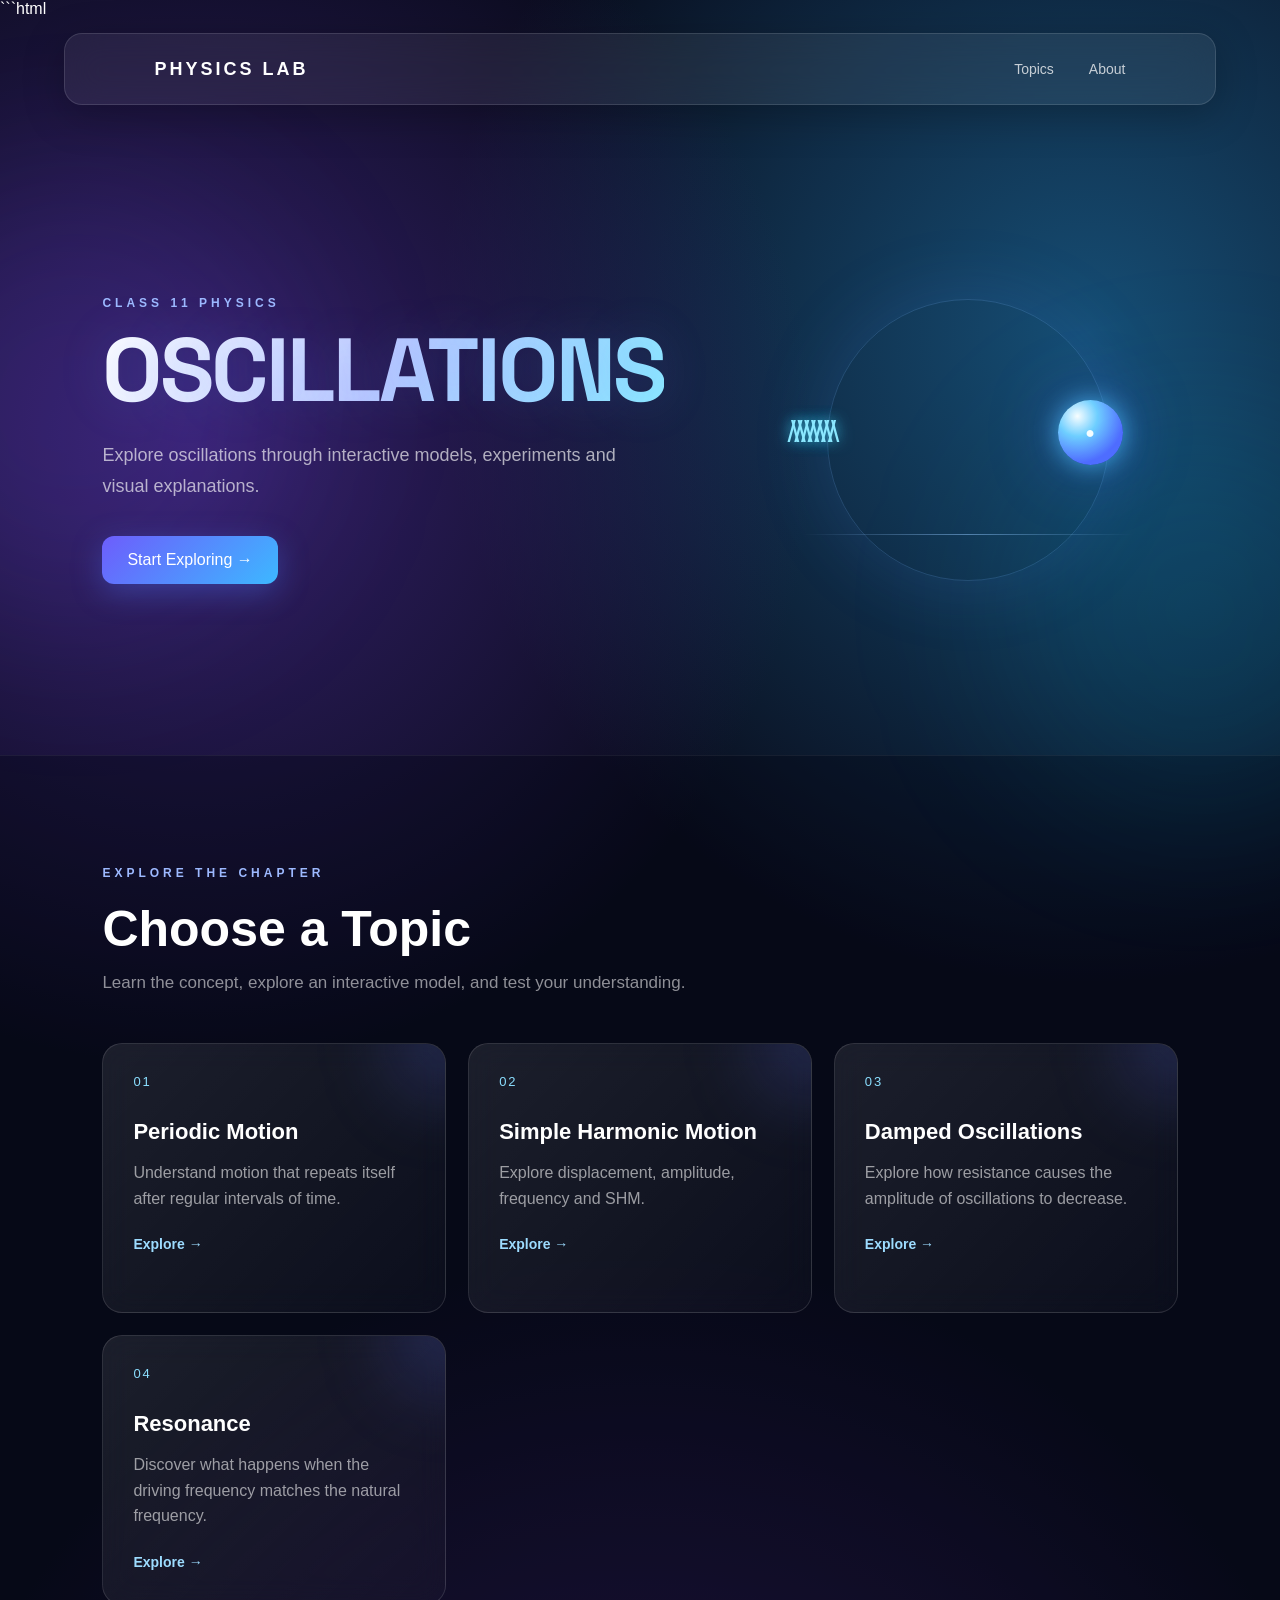
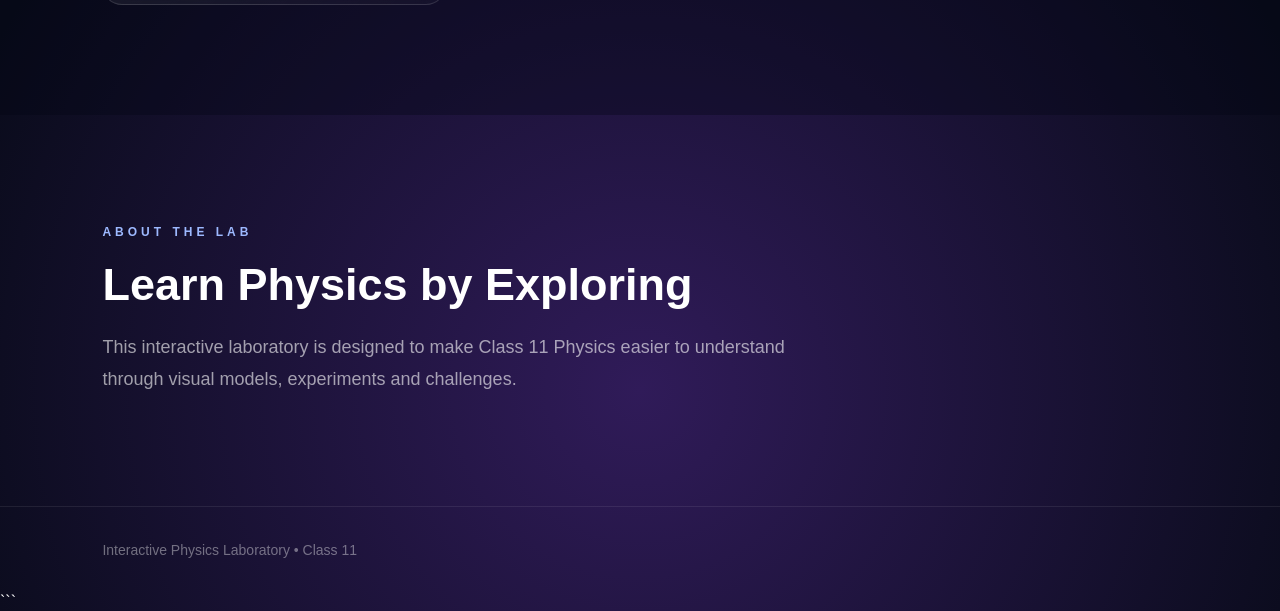
<file: index.html>
```html
<!DOCTYPE html>
<html lang="en">

<head>

    <meta charset="UTF-8">

    <meta name="viewport" content="width=device-width, initial-scale=1.0">

    <title>Oscillations | Interactive Physics</title>

    <link rel="preconnect" href="https://fonts.googleapis.com">
    <link rel="preconnect" href="https://fonts.gstatic.com" crossorigin>

    <link href="https://fonts.googleapis.com/css2?family=Space+Grotesk:wght@300;400;500;600;700&display=swap" rel="stylesheet">

    <link rel="stylesheet" href="style.css">

</head>


<body>

    <!-- ================= NAVBAR ================= -->

    <nav>

        <div class="logo">
            PHYSICS LAB
        </div>

        <div class="nav-links">

            <a href="#topics">Topics</a>

            <a href="#about">About</a>

        </div>

    </nav>


    <!-- ================= HERO ================= -->

    <section class="hero">

        <div class="hero-text">

            <p class="small-title">
                CLASS 11 PHYSICS
            </p>

            <h1>
                OSCILLATIONS
            </h1>

            <p class="intro">
                Explore oscillations through interactive
                models, experiments and visual explanations.
            </p>

            <a href="#topics" class="start-btn">
                Start Exploring →
            </a>

        </div>


        <!-- Simple animation -->

        <div class="hero-animation">

            <div class="spring">
                /\/\/\/\/\/\/\
            </div>

            <div class="mass">
                ●
            </div>

            <div class="line"></div>

        </div>

    </section>


    <!-- ================= TOPICS ================= -->

    <section id="topics" class="topics">

        <p class="small-title">
            EXPLORE THE CHAPTER
        </p>

        <h2>
            Choose a Topic
        </h2>

        <p class="section-text">
            Learn the concept, explore an interactive model,
            and test your understanding.
        </p>


        <div class="topic-grid">


            <!-- 01 -->

            <a href="periodic-motion.html" class="topic-card">

                <div class="number">01</div>

                <h3>
                    Periodic Motion
                </h3>

                <p>
                    Understand motion that repeats itself
                    after regular intervals of time.
                </p>

                <span>
                    Explore →
                </span>

            </a>


            <!-- 02 -->

            <a href="shm.html" class="topic-card">

                <div class="number">02</div>

                <h3>
                    Simple Harmonic Motion
                </h3>

                <p>
                    Explore displacement, amplitude,
                    frequency and SHM.
                </p>

                <span>
                    Explore →
                </span>

            </a>


            <!-- 03 -->

            <a href="damping.html" class="topic-card">

                <div class="number">03</div>

                <h3>
                    Damped Oscillations
                </h3>

                <p>
                    Explore how resistance causes the
                    amplitude of oscillations to decrease.
                </p>

                <span>
                    Explore →
                </span>

            </a>


            <!-- 04 -->

            <a href="resonance.html" class="topic-card">

                <div class="number">04</div>

                <h3>
                    Resonance
                </h3>

                <p>
                    Discover what happens when the driving
                    frequency matches the natural frequency.
                </p>

                <span>
                    Explore →
                </span>

            </a>


        </div>

    </section>


    <!-- ================= ABOUT ================= -->

    <section id="about" class="about">

        <p class="small-title">
            ABOUT THE LAB
        </p>

        <h2>
            Learn Physics by Exploring
        </h2>

        <p>
            This interactive laboratory is designed to make
            Class 11 Physics easier to understand through
            visual models, experiments and challenges.
        </p>

    </section>


    <!-- ================= FOOTER ================= -->

    <footer>

        <p>
            Interactive Physics Laboratory • Class 11
        </p>

    </footer>


</body>

</html>
```
</file>
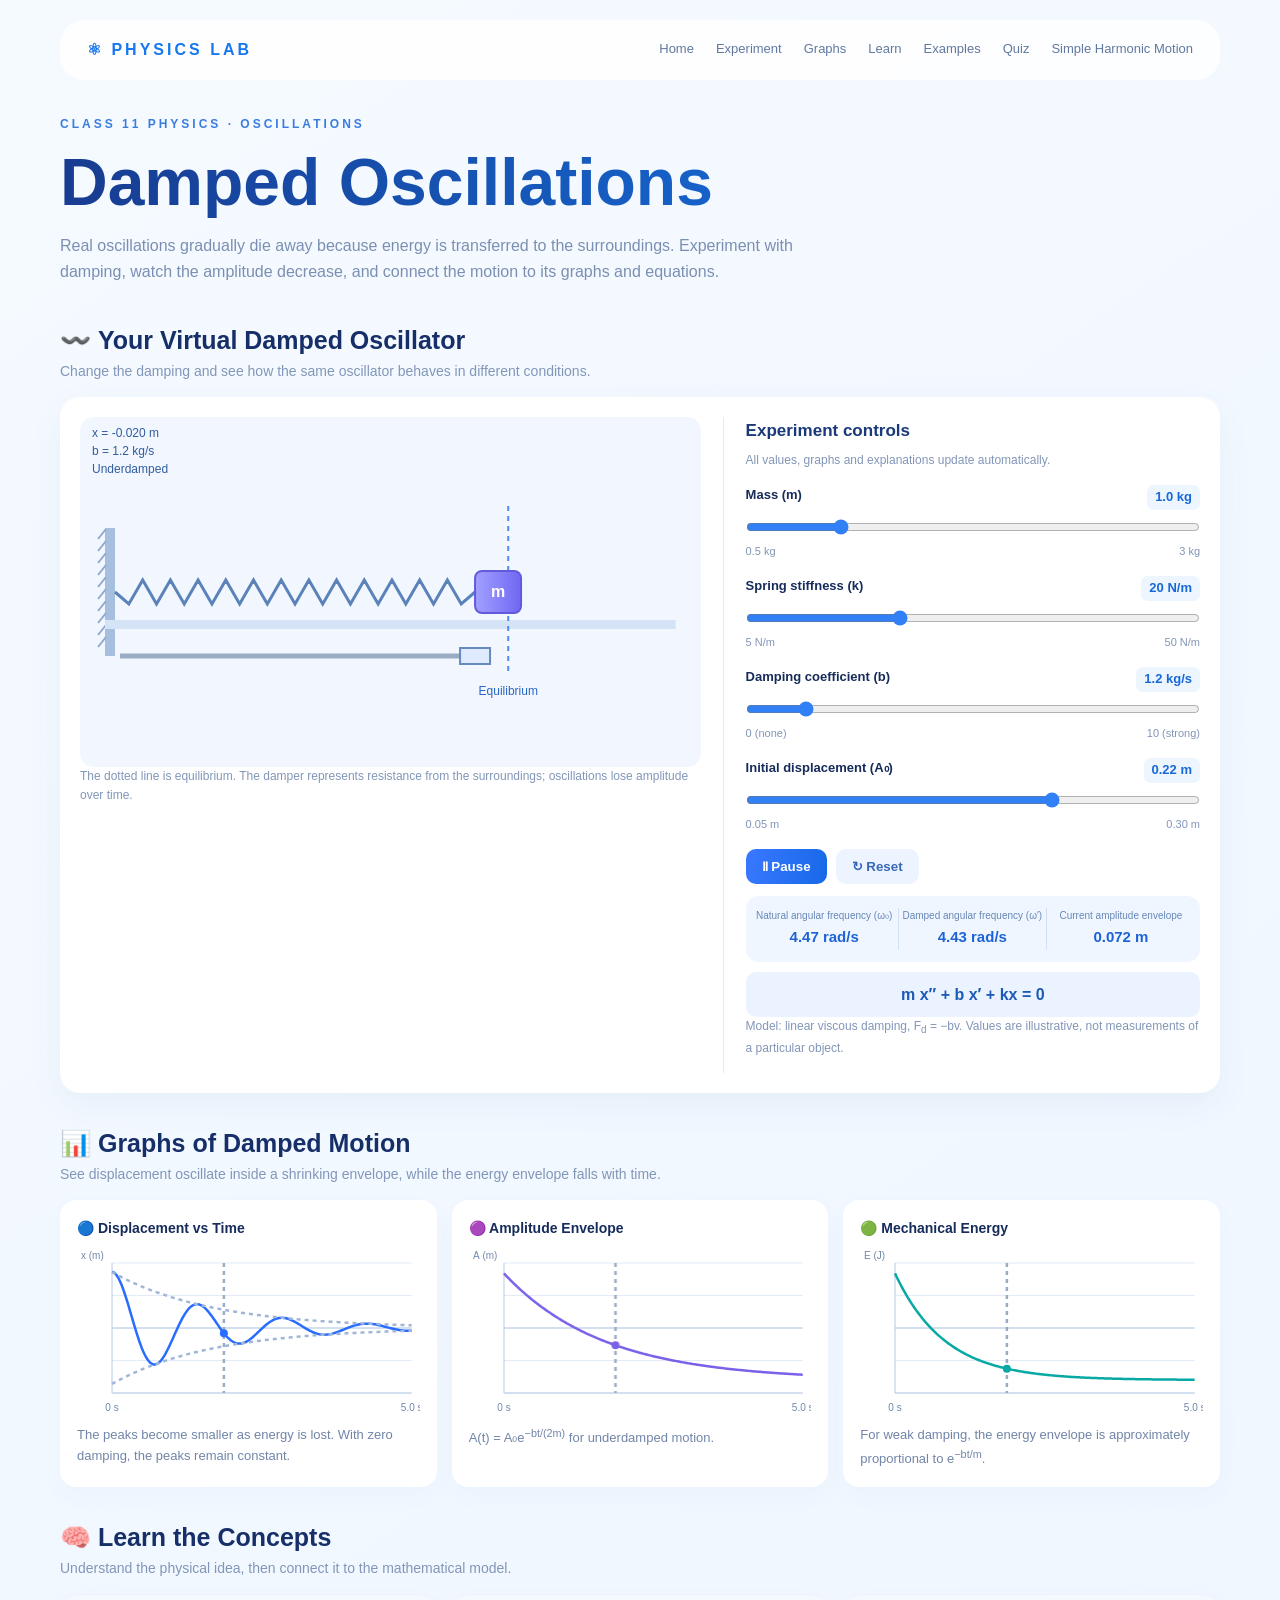
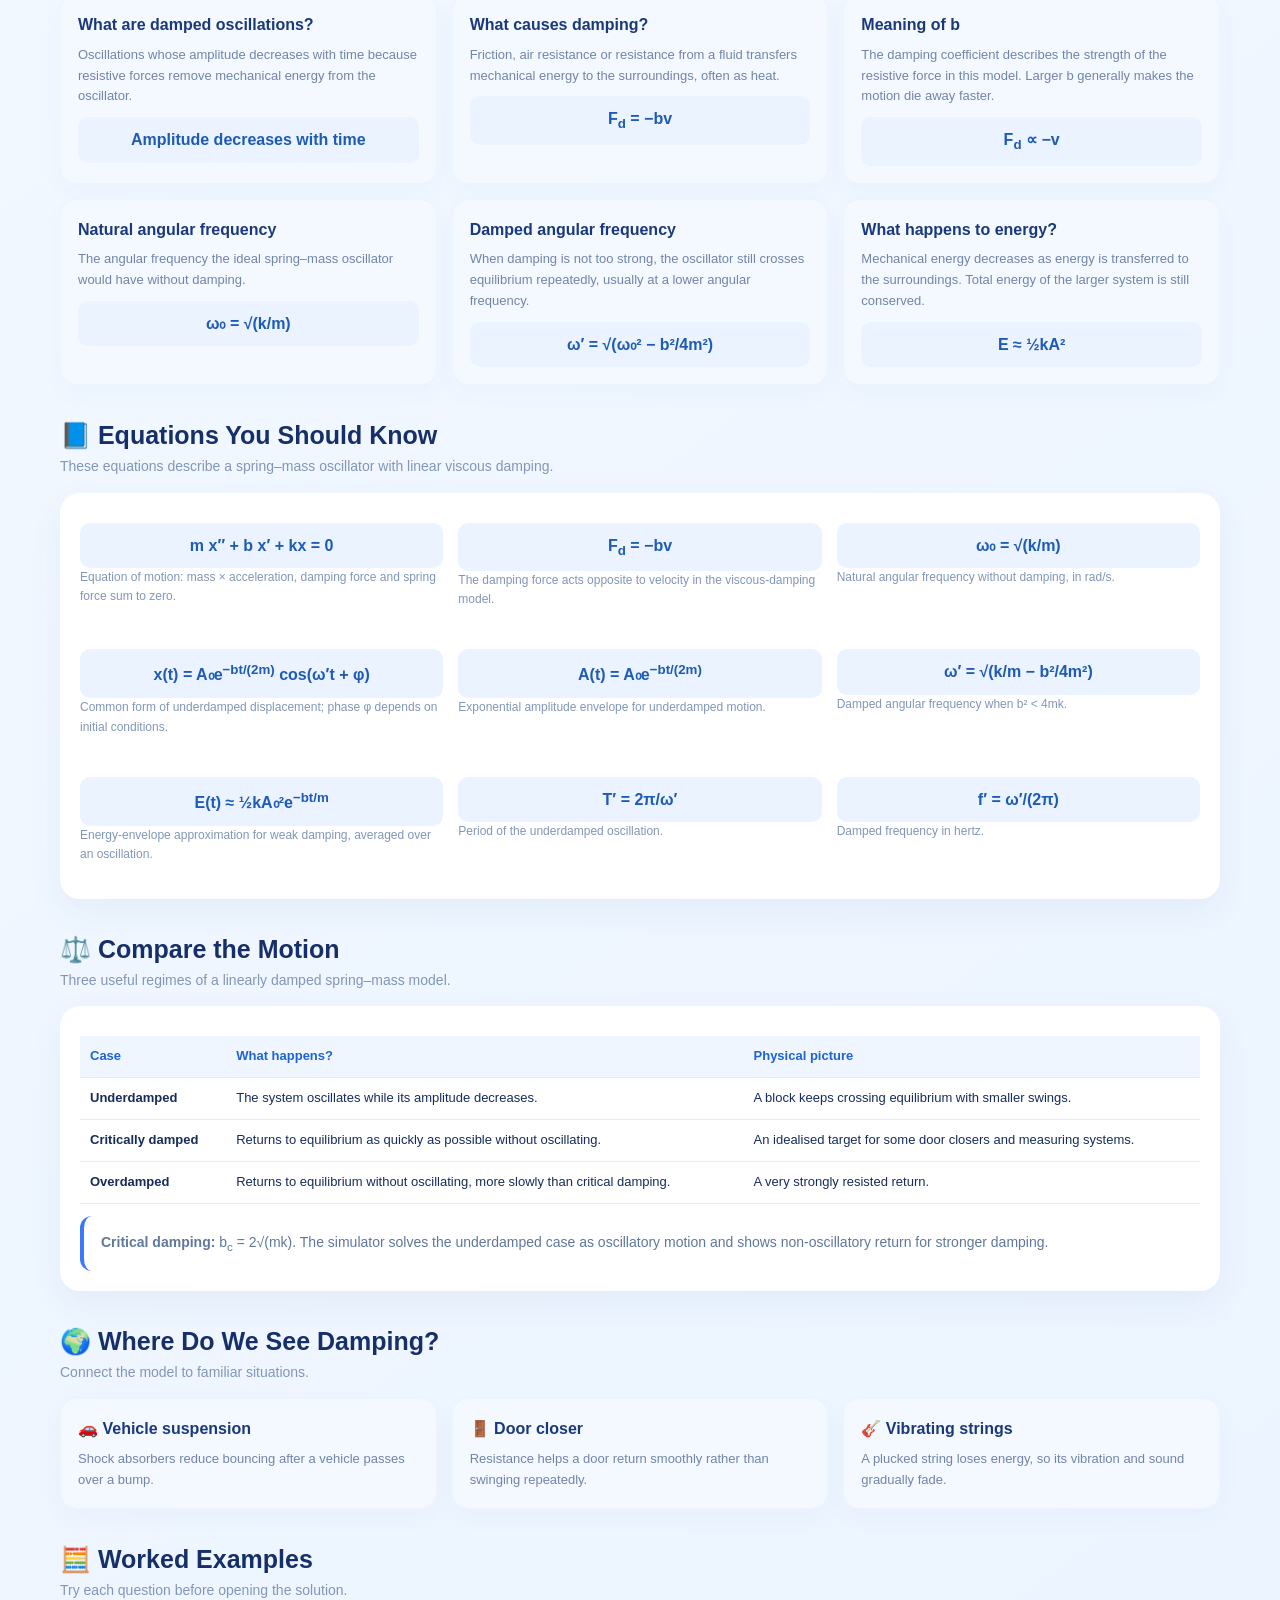
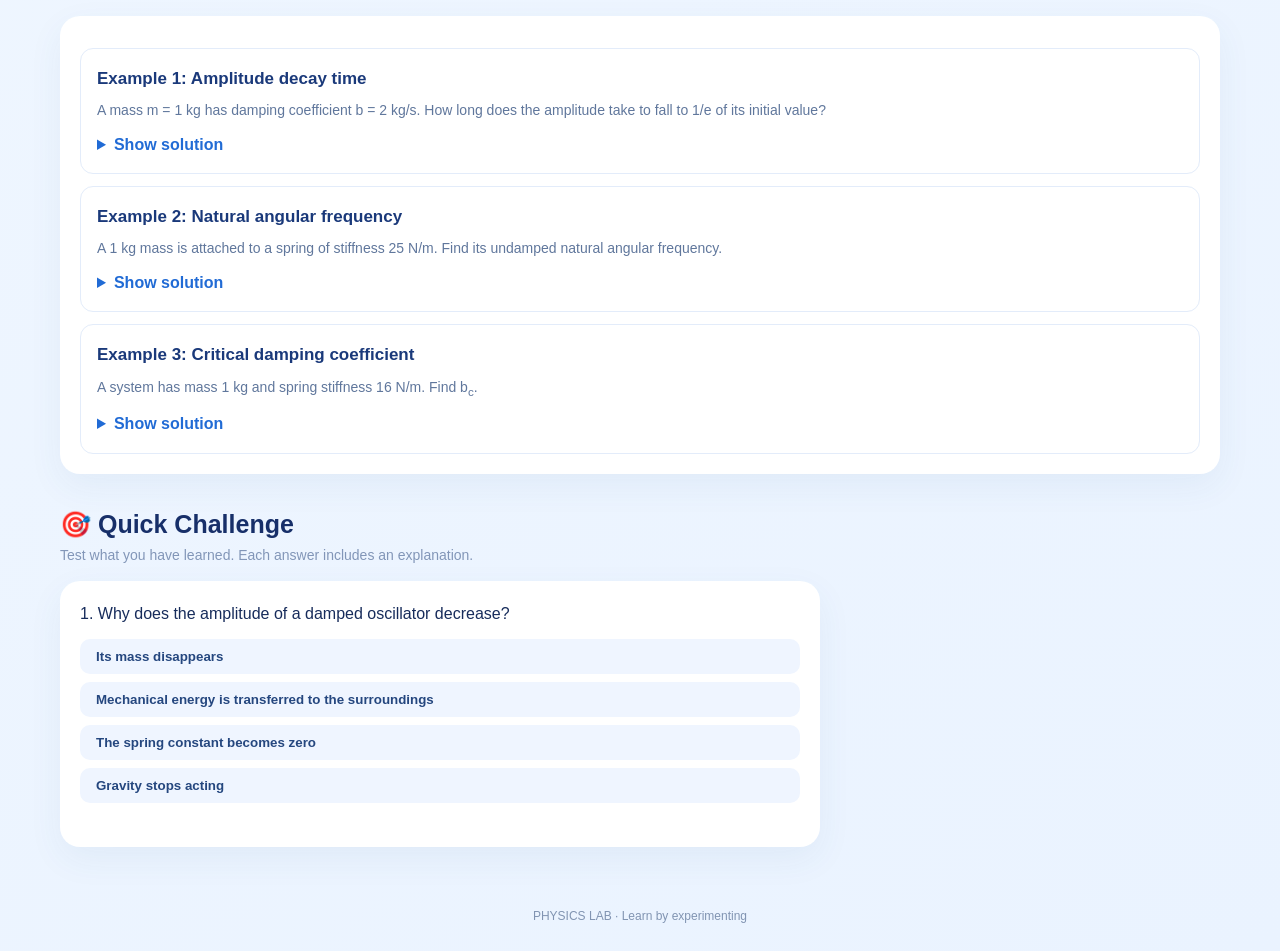
<file: damping.html>
<!DOCTYPE html>
<html lang="en">
<head>
<meta charset="UTF-8">
<meta name="viewport" content="width=device-width, initial-scale=1.0">
<title>Damped Oscillations | Physics Lab</title>
<style>
:root{--blue:#1677ee;--ink:#172c5b;--muted:#7185a9;--line:#e2ebfa}
*{box-sizing:border-box;margin:0;padding:0}
html{scroll-behavior:smooth}
body{font-family:Arial,Helvetica,sans-serif;color:var(--ink);background:linear-gradient(145deg,#f5faff,#eaf3ff);line-height:1.6}
nav{width:min(1160px,calc(100% - 40px));margin:20px auto 0;padding:17px 27px;background:#ffffffdf;border-radius:24px;display:flex;align-items:center;justify-content:space-between;gap:16px;flex-wrap:wrap}
.brand{font-weight:800;letter-spacing:3px;color:var(--blue)}
.navlinks{display:flex;gap:22px;flex-wrap:wrap}
nav a{color:#61789f;text-decoration:none;font-size:13px}
nav a:hover{color:var(--blue)}
header,main{width:min(1160px,calc(100% - 40px));margin:35px auto}
.eyebrow{color:#397ce0;font-size:12px;font-weight:bold;letter-spacing:3px;margin-bottom:12px}
h1{font-size:clamp(38px,6vw,66px);line-height:1.1;margin-bottom:15px;background:linear-gradient(90deg,#183c91,#147ff3);color:transparent;-webkit-background-clip:text;background-clip:text}
header p{color:#7a8fb2;max-width:760px}
.section-head{margin:30px 0 15px}
.section-head h2{font-size:25px;color:#172f69}
.section-head p{color:#8296b8;font-size:14px}
.panel{background:white;border-radius:20px;padding:20px;box-shadow:0 12px 35px #365c9610}
.sim-layout{display:grid;grid-template-columns:1.3fr 1fr;gap:22px}
#scene{width:100%;height:350px;display:block;background:#f2f7ff;border-radius:14px}
.controls-wrap{border-left:1px solid var(--line);padding-left:22px}
h3{font-size:17px;color:#1a397a;margin-bottom:7px}
.subtext,.note{font-size:12px;color:#8296b8;margin-bottom:15px}
.control{margin-bottom:16px}
.control label{display:flex;justify-content:space-between;gap:8px;font-size:13px;font-weight:bold;margin-bottom:7px}
.val{color:#1769d7;background:#edf5ff;padding:2px 8px;border-radius:7px;white-space:nowrap}
input[type=range]{width:100%;accent-color:#3180f6;cursor:pointer}
.range-labels{display:flex;justify-content:space-between;font-size:11px;color:#8195b6}
.actions{display:flex;gap:9px;flex-wrap:wrap;margin:12px 0}
button{border:0;border-radius:10px;padding:10px 16px;background:linear-gradient(100deg,#3978ff,#1769e8);color:white;font-weight:bold;cursor:pointer}
button.secondary{background:#edf4ff;color:#3768b6}
.stats{display:grid;grid-template-columns:repeat(3,1fr);background:#f0f6ff;border-radius:13px;padding:12px 5px;text-align:center}
.stat{border-right:1px solid #d1e0f7;min-width:0}
.stat:last-child{border:0}
.stat span{display:block;font-size:10px;color:#6687b8}
.stat strong{font-size:15px;color:#1d63d5}
.formula,.small-formula{background:#eaf3ff;color:#1e5bb6;border-radius:10px;padding:10px;text-align:center;font-weight:bold;margin-top:10px;overflow-wrap:anywhere}
.graph-grid,.concept-grid{display:grid;grid-template-columns:repeat(3,minmax(0,1fr));gap:15px}
.graph-card,.concept{background:white;padding:17px;border-radius:16px;box-shadow:0 9px 25px #365c9608;min-width:0}
.graph-title{font-size:14px;font-weight:bold;margin-bottom:8px}
.graph-card canvas{width:100%;height:170px;display:block}
.graph-card p,.concept p{font-size:13px;color:#7185a9;margin-top:7px}
.concept{background:#f4f8ff;border:1px solid #edf3ff}
.concept h3{font-size:16px}
.small-formula{font-size:16px}
.example{border:1px solid #e3ecfa;border-radius:13px;padding:16px;margin-top:12px}
.example p{font-size:14px;color:#60779c}
details{margin-top:10px}
summary{color:#216bd5;font-weight:bold;cursor:pointer}
.answer{background:#f1f6ff;padding:12px;border-radius:9px;margin-top:10px}
#options{display:grid;gap:8px;margin-top:12px}
#options button{text-align:left;background:#eff5ff;color:#25477f}
#options button:disabled{opacity:1}
#feedback{margin-top:12px;font-size:14px;font-weight:bold}
footer{text-align:center;padding:25px;color:#8194b2;font-size:12px}
.callout{background:#fff;border-left:4px solid #3978ff;border-radius:12px;padding:15px 17px;margin-top:12px;color:#60779c;font-size:14px}
table{border-collapse:collapse;width:100%;margin-top:10px;font-size:13px}
th,td{text-align:left;padding:10px;border-bottom:1px solid var(--line);vertical-align:top}
th{color:#1d63d5;background:#f0f6ff}
@media(max-width:850px){
.sim-layout{grid-template-columns:1fr}
.controls-wrap{border-left:0;border-top:1px solid var(--line);padding:20px 0 0}
.graph-grid{grid-template-columns:1fr}
.concept-grid{grid-template-columns:repeat(2,1fr)}
}
@media(max-width:540px){
nav,header,main{width:calc(100% - 24px)}
nav{padding:15px}
.navlinks{gap:12px}
.concept-grid{grid-template-columns:1fr}
#scene{height:260px}
.stats{grid-template-columns:1fr}
.stat{border-right:0;border-bottom:1px solid var(--line);padding:6px}
.stat:last-child{border:0}
th,td{padding:7px}
}
</style>
</head>
<body>
<nav>
  <div class="brand">⚛ PHYSICS LAB</div>
  <div class="navlinks">
    <a href="index.html">Home</a>
    <a href="#experiment">Experiment</a>
    <a href="#graphs">Graphs</a>
    <a href="#learn">Learn</a>
    <a href="#examples">Examples</a>
    <a href="#quiz">Quiz</a>
    <a href="shm.html">Simple Harmonic Motion</a>
  </div>
</nav>

<header>
  <div class="eyebrow">CLASS 11 PHYSICS · OSCILLATIONS</div>
  <h1>Damped Oscillations</h1>
  <p>Real oscillations gradually die away because energy is transferred to the surroundings. Experiment with damping, watch the amplitude decrease, and connect the motion to its graphs and equations.</p>
</header>

<main>
  <div class="section-head" id="experiment">
    <h2>〰️ Your Virtual Damped Oscillator</h2>
    <p>Change the damping and see how the same oscillator behaves in different conditions.</p>
  </div>

  <section class="panel sim-layout">
    <div>
      <canvas id="scene" aria-label="Animated spring mass damper"></canvas>
      <p class="note">The dotted line is equilibrium. The damper represents resistance from the surroundings; oscillations lose amplitude over time.</p>
    </div>
    <div class="controls-wrap">
      <h3>Experiment controls</h3>
      <p class="subtext">All values, graphs and explanations update automatically.</p>

      <div class="control">
        <label for="mass">Mass (m) <span class="val" id="massVal"></span></label>
        <input id="mass" type="range" min="0.5" max="3" step="0.1" value="1">
        <div class="range-labels"><span>0.5 kg</span><span>3 kg</span></div>
      </div>
      <div class="control">
        <label for="stiff">Spring stiffness (k) <span class="val" id="stiffVal"></span></label>
        <input id="stiff" type="range" min="5" max="50" value="20">
        <div class="range-labels"><span>5 N/m</span><span>50 N/m</span></div>
      </div>
      <div class="control">
        <label for="damp">Damping coefficient (b) <span class="val" id="dampVal"></span></label>
        <input id="damp" type="range" min="0" max="10" step="0.1" value="1.2">
        <div class="range-labels"><span>0 (none)</span><span>10 (strong)</span></div>
      </div>
      <div class="control">
        <label for="amp">Initial displacement (A₀) <span class="val" id="ampVal"></span></label>
        <input id="amp" type="range" min="0.05" max="0.3" step="0.01" value="0.22">
        <div class="range-labels"><span>0.05 m</span><span>0.30 m</span></div>
      </div>

      <div class="actions">
        <button id="play">Ⅱ Pause</button>
        <button id="reset" class="secondary">↻ Reset</button>
      </div>
      <div class="stats">
        <div class="stat"><span>Natural angular frequency (ω₀)</span><strong id="omega0"></strong></div>
        <div class="stat"><span>Damped angular frequency (ω′)</span><strong id="omegaD"></strong></div>
        <div class="stat"><span>Current amplitude envelope</span><strong id="currentAmp"></strong></div>
      </div>
      <div class="formula">m x″ + b x′ + kx = 0</div>
      <p class="note">Model: linear viscous damping, F<sub>d</sub> = −bv. Values are illustrative, not measurements of a particular object.</p>
    </div>
  </section>

  <div class="section-head" id="graphs">
    <h2>📊 Graphs of Damped Motion</h2>
    <p>See displacement oscillate inside a shrinking envelope, while the energy envelope falls with time.</p>
  </div>
  <section class="graph-grid">
    <div class="graph-card">
      <div class="graph-title">🔵 Displacement vs Time</div>
      <canvas id="xGraph"></canvas>
      <p>The peaks become smaller as energy is lost. With zero damping, the peaks remain constant.</p>
    </div>
    <div class="graph-card">
      <div class="graph-title">🟣 Amplitude Envelope</div>
      <canvas id="ampGraph"></canvas>
      <p>A(t) = A₀e<sup>−bt/(2m)</sup> for underdamped motion.</p>
    </div>
    <div class="graph-card">
      <div class="graph-title">🟢 Mechanical Energy</div>
      <canvas id="energyGraph"></canvas>
      <p>For weak damping, the energy envelope is approximately proportional to e<sup>−bt/m</sup>.</p>
    </div>
  </section>

  <div class="section-head" id="learn">
    <h2>🧠 Learn the Concepts</h2>
    <p>Understand the physical idea, then connect it to the mathematical model.</p>
  </div>
  <section class="concept-grid">
    <article class="concept">
      <h3>What are damped oscillations?</h3>
      <p>Oscillations whose amplitude decreases with time because resistive forces remove mechanical energy from the oscillator.</p>
      <div class="small-formula">Amplitude decreases with time</div>
    </article>
    <article class="concept">
      <h3>What causes damping?</h3>
      <p>Friction, air resistance or resistance from a fluid transfers mechanical energy to the surroundings, often as heat.</p>
      <div class="small-formula">F<sub>d</sub> = −bv</div>
    </article>
    <article class="concept">
      <h3>Meaning of b</h3>
      <p>The damping coefficient describes the strength of the resistive force in this model. Larger b generally makes the motion die away faster.</p>
      <div class="small-formula">F<sub>d</sub> ∝ −v</div>
    </article>
    <article class="concept">
      <h3>Natural angular frequency</h3>
      <p>The angular frequency the ideal spring–mass oscillator would have without damping.</p>
      <div class="small-formula">ω₀ = √(k/m)</div>
    </article>
    <article class="concept">
      <h3>Damped angular frequency</h3>
      <p>When damping is not too strong, the oscillator still crosses equilibrium repeatedly, usually at a lower angular frequency.</p>
      <div class="small-formula">ω′ = √(ω₀² − b²/4m²)</div>
    </article>
    <article class="concept">
      <h3>What happens to energy?</h3>
      <p>Mechanical energy decreases as energy is transferred to the surroundings. Total energy of the larger system is still conserved.</p>
      <div class="small-formula">E ≈ ½kA²</div>
    </article>
  </section>

  <div class="section-head">
    <h2>📘 Equations You Should Know</h2>
    <p>These equations describe a spring–mass oscillator with linear viscous damping.</p>
  </div>
  <section class="panel concept-grid">
    <div><div class="small-formula">m x″ + b x′ + kx = 0</div><p class="note">Equation of motion: mass × acceleration, damping force and spring force sum to zero.</p></div>
    <div><div class="small-formula">F<sub>d</sub> = −bv</div><p class="note">The damping force acts opposite to velocity in the viscous-damping model.</p></div>
    <div><div class="small-formula">ω₀ = √(k/m)</div><p class="note">Natural angular frequency without damping, in rad/s.</p></div>
    <div><div class="small-formula">x(t) = A₀e<sup>−bt/(2m)</sup> cos(ω′t + φ)</div><p class="note">Common form of underdamped displacement; phase φ depends on initial conditions.</p></div>
    <div><div class="small-formula">A(t) = A₀e<sup>−bt/(2m)</sup></div><p class="note">Exponential amplitude envelope for underdamped motion.</p></div>
    <div><div class="small-formula">ω′ = √(k/m − b²/4m²)</div><p class="note">Damped angular frequency when b² &lt; 4mk.</p></div>
    <div><div class="small-formula">E(t) ≈ ½kA₀²e<sup>−bt/m</sup></div><p class="note">Energy-envelope approximation for weak damping, averaged over an oscillation.</p></div>
    <div><div class="small-formula">T′ = 2π/ω′</div><p class="note">Period of the underdamped oscillation.</p></div>
    <div><div class="small-formula">f′ = ω′/(2π)</div><p class="note">Damped frequency in hertz.</p></div>
  </section>

  <div class="section-head">
    <h2>⚖️ Compare the Motion</h2>
    <p>Three useful regimes of a linearly damped spring–mass model.</p>
  </div>
  <section class="panel">
    <table>
      <thead><tr><th>Case</th><th>What happens?</th><th>Physical picture</th></tr></thead>
      <tbody>
        <tr><td><strong>Underdamped</strong></td><td>The system oscillates while its amplitude decreases.</td><td>A block keeps crossing equilibrium with smaller swings.</td></tr>
        <tr><td><strong>Critically damped</strong></td><td>Returns to equilibrium as quickly as possible without oscillating.</td><td>An idealised target for some door closers and measuring systems.</td></tr>
        <tr><td><strong>Overdamped</strong></td><td>Returns to equilibrium without oscillating, more slowly than critical damping.</td><td>A very strongly resisted return.</td></tr>
      </tbody>
    </table>
    <div class="callout"><strong>Critical damping:</strong> b<sub>c</sub> = 2√(mk). The simulator solves the underdamped case as oscillatory motion and shows non-oscillatory return for stronger damping.</div>
  </section>

  <div class="section-head">
    <h2>🌍 Where Do We See Damping?</h2>
    <p>Connect the model to familiar situations.</p>
  </div>
  <section class="concept-grid">
    <article class="concept"><h3>🚗 Vehicle suspension</h3><p>Shock absorbers reduce bouncing after a vehicle passes over a bump.</p></article>
    <article class="concept"><h3>🚪 Door closer</h3><p>Resistance helps a door return smoothly rather than swinging repeatedly.</p></article>
    <article class="concept"><h3>🎸 Vibrating strings</h3><p>A plucked string loses energy, so its vibration and sound gradually fade.</p></article>
  </section>

  <div class="section-head" id="examples">
    <h2>🧮 Worked Examples</h2>
    <p>Try each question before opening the solution.</p>
  </div>
  <section class="panel">
    <div class="example">
      <h3>Example 1: Amplitude decay time</h3>
      <p>A mass m = 1 kg has damping coefficient b = 2 kg/s. How long does the amplitude take to fall to 1/e of its initial value?</p>
      <details><summary>Show solution</summary><div class="answer">A(t) = A₀e<sup>−bt/(2m)</sup>. For A/A₀ = 1/e, bt/(2m) = 1.<br>t = 2m/b = 2 × 1/2<br><strong>Answer: 1 s</strong></div></details>
    </div>
    <div class="example">
      <h3>Example 2: Natural angular frequency</h3>
      <p>A 1 kg mass is attached to a spring of stiffness 25 N/m. Find its undamped natural angular frequency.</p>
      <details><summary>Show solution</summary><div class="answer">ω₀ = √(k/m) = √(25/1)<br><strong>Answer: 5 rad/s</strong></div></details>
    </div>
    <div class="example">
      <h3>Example 3: Critical damping coefficient</h3>
      <p>A system has mass 1 kg and spring stiffness 16 N/m. Find b<sub>c</sub>.</p>
      <details><summary>Show solution</summary><div class="answer">b<sub>c</sub> = 2√(mk) = 2√(1 × 16)<br><strong>Answer: 8 kg/s</strong></div></details>
    </div>
  </section>

  <div class="section-head" id="quiz">
    <h2>🎯 Quick Challenge</h2>
    <p>Test what you have learned. Each answer includes an explanation.</p>
  </div>
  <section class="panel" style="max-width:760px">
    <p id="question"></p>
    <div id="options"></div>
    <p id="feedback" aria-live="polite"></p>
    <div class="actions"><button id="next" style="display:none">Next question →</button></div>
  </section>
</main>

<footer>PHYSICS LAB · Learn by experimenting</footer>

<script>
const scene=document.getElementById("scene");
const mass=document.getElementById("mass");
const stiff=document.getElementById("stiff");
const damp=document.getElementById("damp");
const amp=document.getElementById("amp");
const graphItems=[
 {el:document.getElementById("xGraph"),type:"x",color:"#286dff"},
 {el:document.getElementById("ampGraph"),type:"amp",color:"#7b61e8"},
 {el:document.getElementById("energyGraph"),type:"energy",color:"#08a9a5"}
];
let t=0,last=0,running=true;

function params(){
 const m=+mass.value,k=+stiff.value,b=+damp.value,A=+amp.value;
 const omega0=Math.sqrt(k/m),beta=b/(2*m);
 const q=omega0*omega0-beta*beta;
 return {m,k,b,A,omega0,beta,omegaD:q>0.000001?Math.sqrt(q):0,underdamped:q>0.000001,criticalB:2*Math.sqrt(m*k)};
}

function xAt(time,p){
 if(p.b<0.0001)return p.A*Math.cos(p.omega0*time);
 if(p.underdamped)return p.A*Math.exp(-p.beta*time)*(Math.cos(p.omegaD*time)+(p.beta/p.omegaD)*Math.sin(p.omegaD*time));
 const disc=Math.sqrt(Math.max(0,p.beta*p.beta-p.omega0*p.omega0));
 if(Math.abs(p.beta-p.omega0)<0.0001)return p.A*Math.exp(-p.beta*time)*(1+p.beta*time);
 const r1=-p.beta+disc,r2=-p.beta-disc;
 const c1=p.A*(-r2)/(r1-r2),c2=p.A-c1;
 return c1*Math.exp(r1*time)+c2*Math.exp(r2*time);
}

function envelope(time,p){
 return p.b<0.0001?p.A:p.A*Math.exp(-p.beta*time);
}
function energy(time,p){return 0.5*p.k*envelope(time,p)**2}

function updateValues(){
 const p=params();
 document.getElementById("massVal").textContent=p.m.toFixed(1)+" kg";
 document.getElementById("stiffVal").textContent=p.k+" N/m";
 document.getElementById("dampVal").textContent=p.b.toFixed(1)+" kg/s";
 document.getElementById("ampVal").textContent=p.A.toFixed(2)+" m";
 document.getElementById("omega0").textContent=p.omega0.toFixed(2)+" rad/s";
 document.getElementById("omegaD").textContent=p.underdamped?p.omegaD.toFixed(2)+" rad/s":"No oscillation";
 document.getElementById("currentAmp").textContent=envelope(t,p).toFixed(3)+" m";
}

function fit(canvas){
 const r=canvas.getBoundingClientRect(),d=window.devicePixelRatio||1;
 canvas.width=Math.max(1,Math.round(r.width*d));
 canvas.height=Math.max(1,Math.round(r.height*d));
 const ctx=canvas.getContext("2d");
 ctx.setTransform(d,0,0,d,0,0);
 return {ctx,w:r.width,h:r.height};
}

function drawScene(){
 const {ctx,w,h}=fit(scene),p=params();
 ctx.clearRect(0,0,w,h);
 const wall=25,cy=h*.50,bw=46,bh=42;
 const eq=Math.min(w*.69,w-100),travel=Math.min(w*.30,150);
 const x=eq+travel*xAt(t,p)/.30;

 ctx.fillStyle="#a7bfdf";ctx.fillRect(wall,cy-64,10,128);
 ctx.strokeStyle="#8da9d0";ctx.lineWidth=2;
 for(let y=cy-58;y<cy+60;y+=12){
  ctx.beginPath();ctx.moveTo(wall-7,y+5);ctx.lineTo(wall+1,y-5);ctx.stroke();
 }
 ctx.fillStyle="#d4e3f6";ctx.fillRect(wall,cy+28,w-2*wall,9);
 ctx.save();ctx.setLineDash([5,5]);ctx.strokeStyle="#4f8df5";
 ctx.beginPath();ctx.moveTo(eq,cy-86);ctx.lineTo(eq,cy+82);ctx.stroke();ctx.restore();
 ctx.fillStyle="#2867c7";ctx.font="12px Arial";ctx.textAlign="center";
 ctx.fillText("Equilibrium",eq,cy+103);

 const start=wall+10,end=x-bw/2,coils=13,dx=(end-start)/(coils*2);
 ctx.beginPath();ctx.moveTo(start,cy);
 for(let i=1;i<coils*2;i++)ctx.lineTo(start+i*dx,cy+(i%2?12:-12));
 ctx.lineTo(end,cy);ctx.strokeStyle="#5b83b9";ctx.lineWidth=3;ctx.stroke();

 const dy=cy+64,ds=wall+15;
 ctx.strokeStyle="#9aabc4";ctx.lineWidth=5;ctx.beginPath();ctx.moveTo(ds,dy);ctx.lineTo(x-8,dy);ctx.stroke();
 ctx.fillStyle="#e0eaff";ctx.strokeStyle="#6689bf";ctx.lineWidth=2;
 ctx.fillRect(Math.max(ds+35,x-38),dy-8,30,16);
 ctx.strokeRect(Math.max(ds+35,x-38),dy-8,30,16);

 const g=ctx.createLinearGradient(x-bw/2,cy,x+bw/2,cy);
 g.addColorStop(0,"#a2a0ff");g.addColorStop(1,"#7067f3");
 ctx.fillStyle=g;ctx.strokeStyle="#6259db";ctx.beginPath();
 ctx.roundRect(x-bw/2,cy-bh/2,bw,bh,7);ctx.fill();ctx.stroke();
 ctx.fillStyle="#fff";ctx.font="bold 16px Arial";ctx.fillText("m",x,cy+5);
 ctx.fillStyle="#315d9d";ctx.font="12px Arial";ctx.textAlign="left";
 ctx.fillText("x = "+xAt(t,p).toFixed(3)+" m",12,20);
 ctx.fillText("b = "+p.b.toFixed(1)+" kg/s",12,38);
 ctx.fillText(p.b<p.criticalB*.98?"Underdamped":p.b<=p.criticalB*1.02?"Near critical":"Overdamped",12,56);
}

function drawGraph(item){
 const {ctx,w,h}=fit(item.el),p=params(),type=item.type,color=item.color;
 ctx.clearRect(0,0,w,h);
 const left=35,right=8,top=15,bottom=25,gw=w-left-right,gh=h-top-bottom,mid=top+gh/2;
 ctx.strokeStyle="#e2ebf7";
 for(let i=0;i<=4;i++){
  let y=top+i*gh/4;ctx.beginPath();ctx.moveTo(left,y);ctx.lineTo(left+gw,y);ctx.stroke();
 }
 ctx.strokeStyle="#b6c9e4";ctx.beginPath();
 ctx.moveTo(left,top);ctx.lineTo(left,top+gh);ctx.lineTo(left+gw,top+gh);ctx.stroke();
 ctx.beginPath();ctx.moveTo(left,mid);ctx.lineTo(left+gw,mid);ctx.stroke();
 ctx.fillStyle="#6f87aa";ctx.font="10px Arial";ctx.textAlign="left";
 ctx.fillText(type==="x"?"x (m)":type==="amp"?"A (m)":"E (J)",4,11);
 const T=p.underdamped?2*Math.PI/p.omegaD:0;
 const duration=Math.max(5,Math.min(12,p.underdamped?3*T:8));
 const max=type==="x"||type==="amp"?p.A:Math.max(.5*p.k*p.A*p.A,.00001);
 const val=time=>type==="x"?xAt(time,p):type==="amp"?envelope(time,p):energy(time,p);
 const X=time=>left+time/duration*gw;
 const Y=value=>type==="x"?mid-value/Math.max(max,1e-8)*gh*.43:top+gh*.08+(1-value/Math.max(max,1e-8))*.82*gh;
 ctx.beginPath();
 for(let i=0;i<=260;i++){
  const time=duration*i/260,xx=X(time),yy=Y(val(time));
  if(i===0)ctx.moveTo(xx,yy);else ctx.lineTo(xx,yy);
 }
 ctx.strokeStyle=color;ctx.lineWidth=2.5;ctx.stroke();
 if(type==="x"){
  ctx.save();ctx.setLineDash([4,4]);ctx.strokeStyle="#a1b6d7";
  for(const sign of [-1,1]){
   ctx.beginPath();
   for(let i=0;i<=160;i++){
    const time=duration*i/160,xx=X(time);
    const yy=mid-sign*envelope(time,p)/Math.max(max,1e-8)*gh*.43;
    if(i===0)ctx.moveTo(xx,yy);else ctx.lineTo(xx,yy);
   }
   ctx.stroke();
  }
  ctx.restore();
 }
 const ct=t%duration,px=X(ct),py=Y(val(ct));
 ctx.save();ctx.setLineDash([4,4]);ctx.strokeStyle="#9aabc4";
 ctx.beginPath();ctx.moveTo(px,top);ctx.lineTo(px,top+gh);ctx.stroke();ctx.restore();
 ctx.fillStyle=color;ctx.beginPath();ctx.arc(px,py,4,0,Math.PI*2);ctx.fill();
 ctx.fillStyle="#6f87aa";ctx.textAlign="center";
 ctx.fillText("0 s",left,h-7);ctx.fillText(duration.toFixed(1)+" s",left+gw,h-7);
}

function drawAll(){
 updateValues();drawScene();graphItems.forEach(drawGraph);
}
function animate(now){
 if(!last)last=now;
 const dt=Math.min((now-last)/1000,.05);
 last=now;if(running)t+=dt;
 drawAll();requestAnimationFrame(animate);
}

[mass,stiff,damp,amp].forEach(el=>el.addEventListener("input",()=>{t=0;drawAll()}));
document.getElementById("play").addEventListener("click",()=>{
 running=!running;
 document.getElementById("play").textContent=running?"Ⅱ Pause":"▶ Resume";
});
document.getElementById("reset").addEventListener("click",()=>{
 t=0;running=true;last=0;
 document.getElementById("play").textContent="Ⅱ Pause";drawAll();
});

const questions=[
 {q:"1. Why does the amplitude of a damped oscillator decrease?",o:["Its mass disappears","Mechanical energy is transferred to the surroundings","The spring constant becomes zero","Gravity stops acting"],a:1,e:"Resistive forces transfer mechanical energy to the surroundings, often as heat."},
 {q:"2. What does Fd = −bv mean?",o:["Force is in the direction of velocity","Force is constant","Damping force opposes velocity and is proportional to speed","Force is proportional to displacement"],a:2,e:"The minus sign shows the damping force acts opposite to velocity."},
 {q:"3. If damping is zero, what happens to amplitude in the ideal model?",o:["It decreases exponentially","It remains constant","It becomes infinite","The oscillator stops immediately"],a:1,e:"Without damping, the ideal oscillator loses no mechanical energy."},
 {q:"4. What does critical damping do?",o:["Makes it oscillate forever","Returns to equilibrium as quickly as possible without oscillating","Makes amplitude increase","Removes the spring"],a:1,e:"Critical damping is the boundary between oscillatory and non-oscillatory return."},
 {q:"5. What is the underdamped amplitude envelope?",o:["A₀e^(−bt/2m)","A₀ + bt","A₀ cos(bt)","A₀t²"],a:0,e:"A(t) = A₀e^(−bt/(2m))."},
 {q:"6. What is the critical damping coefficient?",o:["√(mk)","2√(mk)","k/m","2π√(m/k)"],a:1,e:"For this model, critical damping occurs at bc = 2√(mk)."}
];
let qi=0,score=0,answered=false;

function showQuestion(){
 answered=false;
 document.getElementById("feedback").textContent="";
 document.getElementById("next").style.display="none";
 const q=questions[qi];
 document.getElementById("question").textContent=q.q;
 const box=document.getElementById("options");box.innerHTML="";
 q.o.forEach((option,i)=>{
  const b=document.createElement("button");b.textContent=option;
  b.addEventListener("click",()=>{
   if(answered)return;
   answered=true;
   box.querySelectorAll("button").forEach(btn=>btn.disabled=true);
   const f=document.getElementById("feedback");
   if(i===q.a){score++;f.style.color="#087c63";f.textContent="Correct! "+q.e}
   else{f.style.color="#bd3261";f.textContent="Not quite. "+q.e}
   const n=document.getElementById("next");n.style.display="inline-block";
   n.textContent=qi===questions.length-1?"See score":"Next question →";
  });
  box.appendChild(b);
 });
}
document.getElementById("next").addEventListener("click",()=>{
 if(qi<questions.length-1){qi++;showQuestion()}
 else{
  document.getElementById("question").textContent="Quiz complete! Your score: "+score+"/"+questions.length;
  document.getElementById("options").innerHTML="";
  document.getElementById("feedback").textContent=score===questions.length?"Excellent work! 🎉":"Review the concepts and try again.";
  const n=document.getElementById("next");n.textContent="Try again";
  n.onclick=()=>{qi=0;score=0;n.onclick=null;showQuestion()};
 }
});

window.addEventListener("resize",drawAll);
updateValues();showQuestion();requestAnimationFrame(animate);
</script>
</body>
</html>
</file>
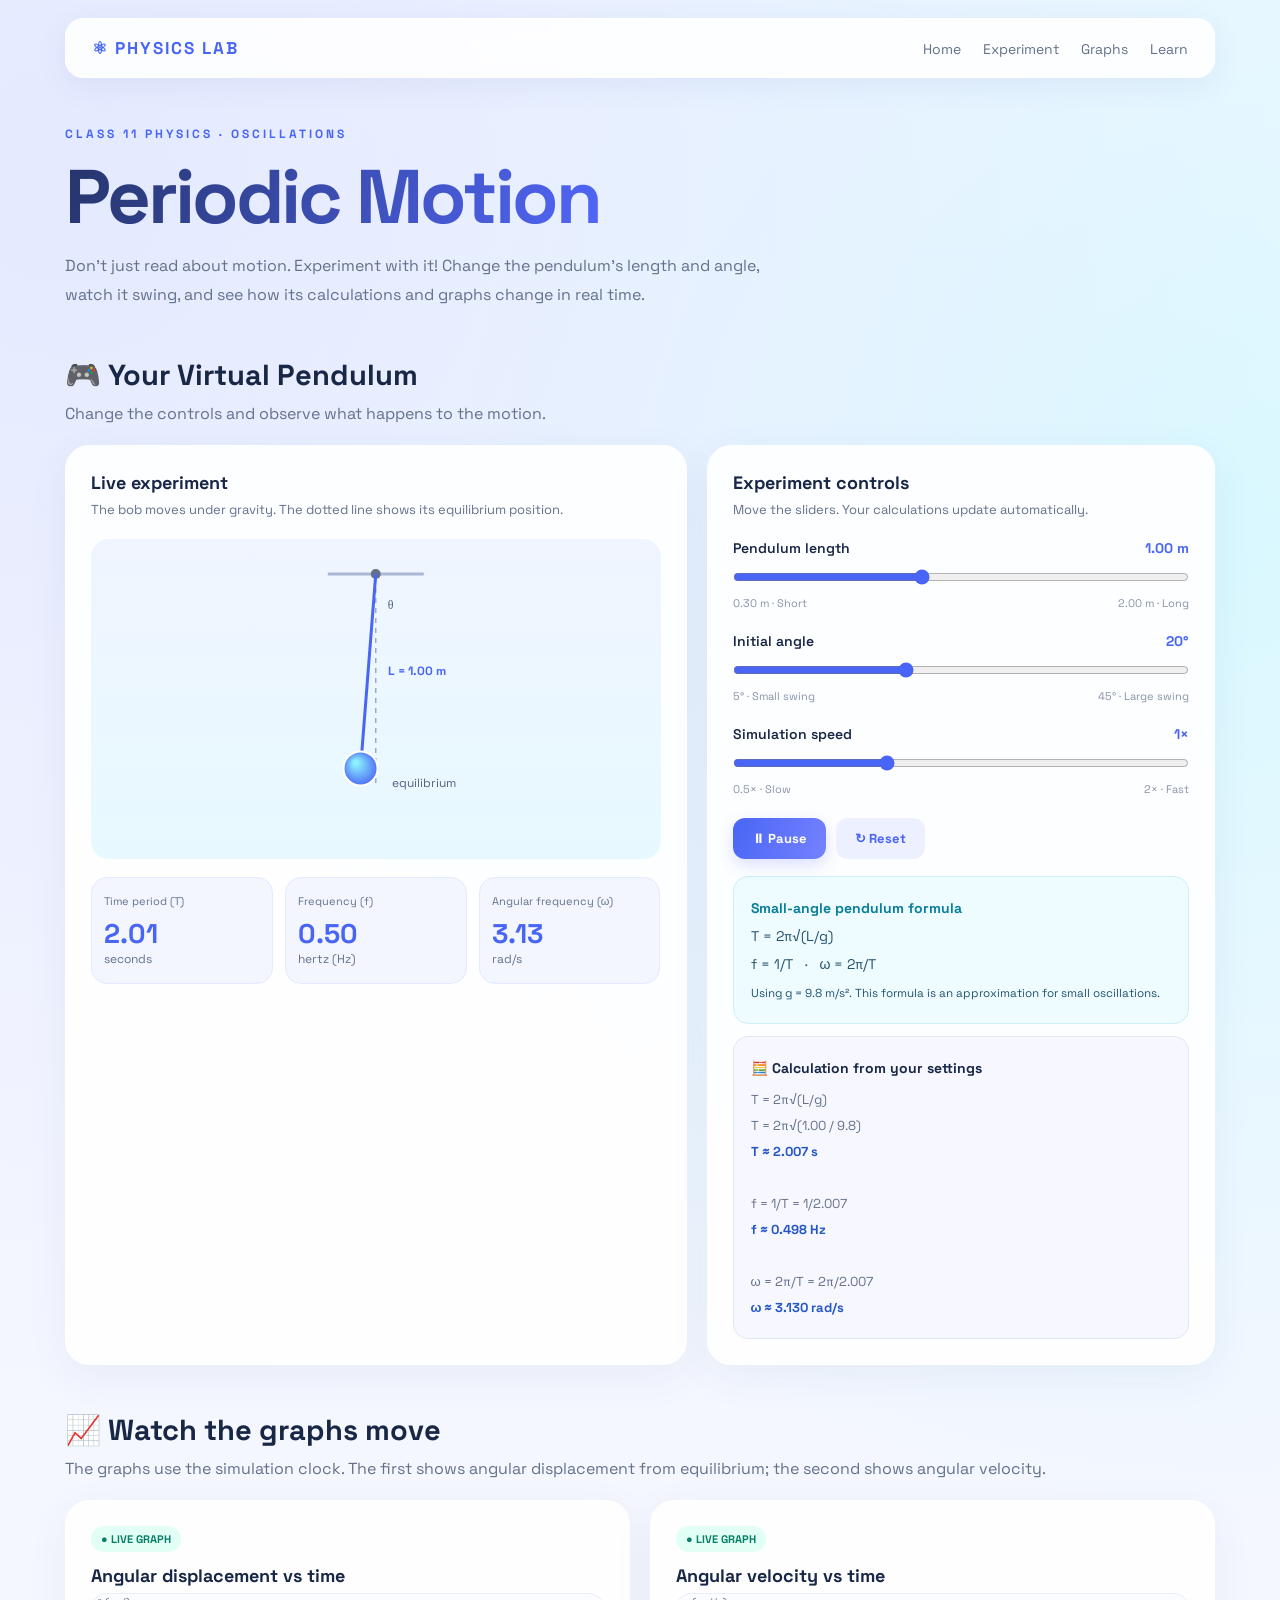
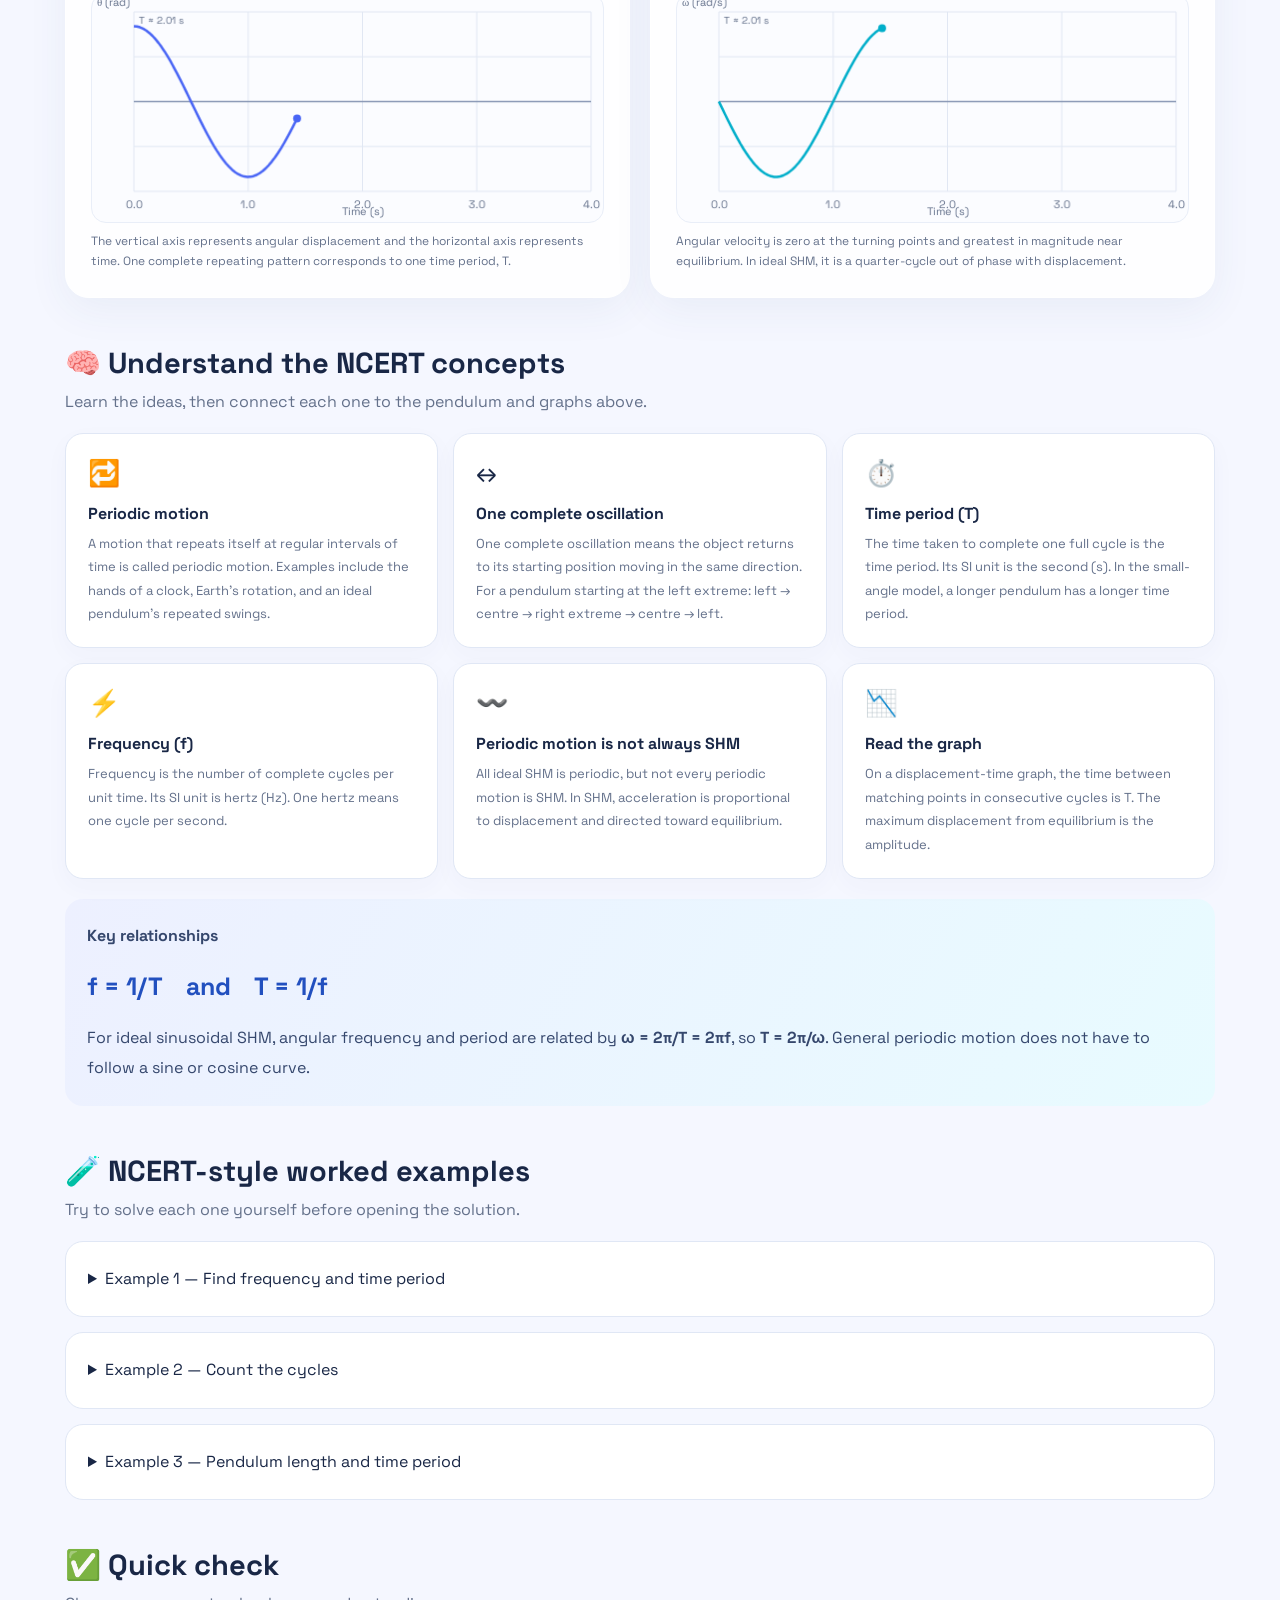
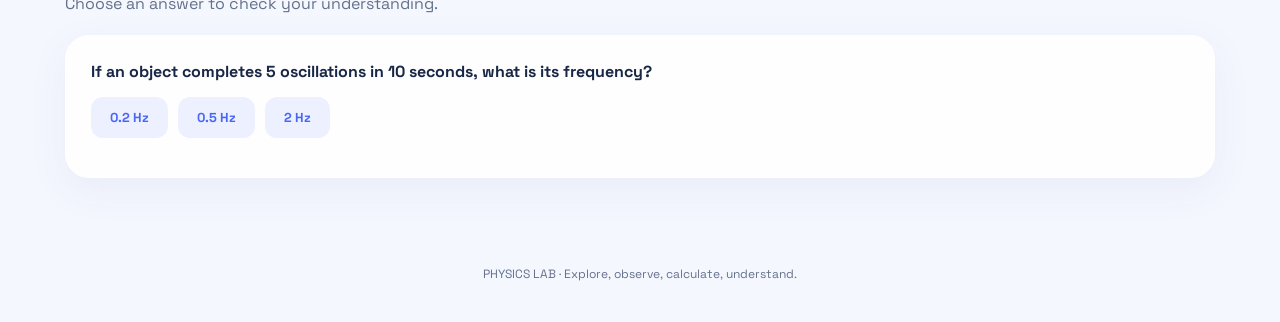
<file: periodic-motion.html>
<!DOCTYPE html>
<html lang="en">
<head>
<meta charset="UTF-8">
<meta name="viewport" content="width=device-width, initial-scale=1.0">
<title>Periodic Motion | Physics Lab</title>

<link rel="preconnect" href="https://fonts.googleapis.com">
<link rel="preconnect" href="https://fonts.gstatic.com" crossorigin>
<link href="https://fonts.googleapis.com/css2?family=Space+Grotesk:wght@400;500;600;700&display=swap" rel="stylesheet">

<style>
*{box-sizing:border-box;margin:0;padding:0}
:root{--blue:#4965f5;--cyan:#00aeca;--ink:#192746;--muted:#64718b;--line:#e0e7f5}
html{scroll-behavior:smooth}
body{font-family:"Space Grotesk",sans-serif;background:radial-gradient(circle at 5% 5%,#e4eaff,transparent 35%),radial-gradient(circle at 95% 15%,#d9f8ff,transparent 32%),#f5f7ff;color:var(--ink);min-height:100vh}
nav{margin:18px auto;width:min(1150px,94%);padding:18px 26px;display:flex;justify-content:space-between;align-items:center;border:1px solid #fff;border-radius:18px;background:rgba(255,255,255,.88);box-shadow:0 8px 30px #4255a014;position:sticky;top:10px;z-index:10;backdrop-filter:blur(15px)}
.logo{font-size:17px;font-weight:700;letter-spacing:2px;color:var(--blue)}
nav a{color:var(--muted);text-decoration:none;margin-left:18px;font-size:14px}
nav a:hover{color:var(--blue)}
main{width:min(1150px,92%);margin:48px auto}
.eyebrow{color:var(--blue);font-size:12px;font-weight:700;letter-spacing:3px;text-transform:uppercase}
h1{font-size:clamp(42px,7vw,76px);line-height:1.08;margin:14px 0;letter-spacing:-3px;background:linear-gradient(110deg,#26356b,#5368ff,#00aeca);color:transparent;background-clip:text;-webkit-background-clip:text}
.intro{color:var(--muted);max-width:720px;line-height:1.8;margin-bottom:35px}
.section-heading{margin:46px 0 18px;scroll-margin-top:100px}
.section-heading h2{font-size:clamp(22px,3vw,29px);margin-bottom:7px}
.section-heading p{color:var(--muted);line-height:1.7}
.panel{background:rgba(255,255,255,.92);border:1px solid #fff;border-radius:24px;padding:25px;box-shadow:0 12px 40px #344c8010;min-width:0}
.lab-grid{display:grid;grid-template-columns:1.1fr .9fr;gap:20px;align-items:stretch}
.panel-title{font-size:18px;font-weight:700;margin-bottom:6px}
.panel-subtitle{color:var(--muted);font-size:13px;line-height:1.6;margin-bottom:18px}
#pendulum{width:100%;height:320px;display:block;border-radius:18px;background:linear-gradient(180deg,#f0f5ff,#e7f9ff)}
.controls{display:grid;gap:22px}
.control-head{display:flex;justify-content:space-between;align-items:center;gap:10px;font-size:14px;font-weight:600;margin-bottom:12px}
.value{color:var(--blue);font-weight:700}
input[type=range]{width:100%;accent-color:var(--blue);cursor:pointer}
.range-labels{display:flex;justify-content:space-between;gap:10px;color:#8993a8;font-size:11px;margin-top:6px}
.button-row{display:flex;gap:10px;flex-wrap:wrap}
button{border:0;padding:12px 19px;border-radius:12px;font:inherit;font-size:13px;font-weight:700;cursor:pointer;transition:transform .2s}
button:hover{transform:translateY(-2px)}
.primary{background:linear-gradient(110deg,var(--blue),#7582ff);color:#fff;box-shadow:0 6px 16px #4965f530}
.secondary{color:var(--blue);background:#edf0ff}
.stats{display:grid;grid-template-columns:repeat(3,1fr);gap:12px;margin-top:18px}
.stat{background:#f3f6ff;border:1px solid #e4eaff;border-radius:16px;padding:16px 12px}
.stat-label{font-size:11px;color:var(--muted);margin-bottom:8px}
.stat-number{font-size:clamp(18px,2.5vw,27px);font-weight:700;color:var(--blue);overflow-wrap:anywhere}
.stat-unit{font-size:12px;color:var(--muted)}
.formula{margin-top:17px;padding:17px;border-radius:15px;background:#eefbff;border:1px solid #cceff8;line-height:2;color:#24536d;font-size:14px;overflow-wrap:anywhere}
.formula strong{color:#087f9b}
.calc{margin-top:12px;background:#f7f8ff;border:1px solid var(--line);border-radius:15px;padding:17px;font-size:13px;line-height:2;color:var(--muted);overflow-wrap:anywhere}
.calc h3{color:var(--ink);margin-bottom:5px;font-size:14px}
.calc strong{color:#2456c5}
.graph-grid{display:grid;grid-template-columns:1fr 1fr;gap:20px}
.graph{width:100%;height:230px;display:block;background:#fbfcff;border:1px solid #e9eef8;border-radius:15px}
.graph-note{font-size:12px;color:var(--muted);line-height:1.7;margin-top:8px}
.live-tag{display:inline-block;font-size:11px;font-weight:700;color:#087f67;background:#e2fff5;border-radius:20px;padding:6px 10px;margin-bottom:12px}
.concept-grid{display:grid;grid-template-columns:repeat(3,1fr);gap:15px}
.concept-card{padding:22px;border-radius:18px;background:#fff;border:1px solid var(--line);box-shadow:0 8px 25px #344c8008}
.concept-card .emoji{font-size:26px;margin-bottom:13px}
.concept-card h3{font-size:16px;margin-bottom:8px}
.concept-card p{color:var(--muted);font-size:13px;line-height:1.8}
.callout{padding:22px;background:linear-gradient(120deg,#edf0ff,#e8fbff);border-radius:18px;line-height:1.9;color:#35476d;margin-top:20px}
.formula-large{font-size:clamp(19px,2.6vw,25px);font-weight:700;color:#2250bf;margin:12px 0}
.example{padding:22px;background:#fff;border:1px solid var(--line);border-radius:18px;margin-top:15px;line-height:1.9;color:var(--muted)}
.example summary{cursor:pointer;color:var(--ink)}
.answer{background:#f0fbff;border-left:4px solid var(--cyan);padding:12px 15px;border-radius:8px;margin-top:10px;color:#24536d}
footer{text-align:center;color:var(--muted);font-size:12px;padding:40px 15px}
@media(max-width:800px){main{margin-top:35px}.lab-grid,.graph-grid{grid-template-columns:1fr}.concept-grid{grid-template-columns:1fr 1fr}#pendulum{height:280px}.panel{padding:18px}h1{letter-spacing:-1.5px}}
@media(max-width:520px){nav{padding:14px;flex-wrap:wrap;gap:12px}.logo{font-size:13px;letter-spacing:1px}nav a{margin-left:7px;font-size:12px}.stats{gap:7px}.stat{padding:12px 8px}.concept-grid{grid-template-columns:1fr}.range-labels{font-size:10px}}
</style>
</head>

<body>
<nav>
  <div class="logo">⚛ PHYSICS LAB</div>
  <div>
    <a href="index.html">Home</a>
    <a href="#experiment">Experiment</a>
    <a href="#graphs">Graphs</a>
    <a href="#learn">Learn</a>
  </div>
</nav>

<main>
  <div class="eyebrow">Class 11 Physics · Oscillations</div>
  <h1>Periodic Motion</h1>
  <p class="intro">Don't just read about motion. Experiment with it! Change the pendulum's length and angle, watch it swing, and see how its calculations and graphs change in real time.</p>

  <div class="section-heading" id="experiment">
    <h2>🎮 Your Virtual Pendulum</h2>
    <p>Change the controls and observe what happens to the motion.</p>
  </div>

  <div class="lab-grid">
    <section class="panel">
      <div class="panel-title">Live experiment</div>
      <p class="panel-subtitle">The bob moves under gravity. The dotted line shows its equilibrium position.</p>
      <canvas id="pendulum" aria-label="Animated virtual pendulum"></canvas>

      <div class="stats">
        <div class="stat"><div class="stat-label">Time period (T)</div><div class="stat-number" id="period">2.01</div><div class="stat-unit">seconds</div></div>
        <div class="stat"><div class="stat-label">Frequency (f)</div><div class="stat-number" id="frequency">0.50</div><div class="stat-unit">hertz (Hz)</div></div>
        <div class="stat"><div class="stat-label">Angular frequency (ω)</div><div class="stat-number" id="omega">3.13</div><div class="stat-unit">rad/s</div></div>
      </div>
    </section>

    <section class="panel">
      <div class="panel-title">Experiment controls</div>
      <p class="panel-subtitle">Move the sliders. Your calculations update automatically.</p>

      <div class="controls">
        <div>
          <div class="control-head"><label for="length">Pendulum length</label><span class="value" id="lengthValue">1.00 m</span></div>
          <input id="length" type="range" min="0.30" max="2.00" step="0.05" value="1">
          <div class="range-labels"><span>0.30 m · Short</span><span>2.00 m · Long</span></div>
        </div>

        <div>
          <div class="control-head"><label for="angle">Initial angle</label><span class="value" id="angleValue">20°</span></div>
          <input id="angle" type="range" min="5" max="45" step="1" value="20">
          <div class="range-labels"><span>5° · Small swing</span><span>45° · Large swing</span></div>
        </div>

        <div>
          <div class="control-head"><label for="speed">Simulation speed</label><span class="value" id="speedValue">1×</span></div>
          <input id="speed" type="range" min="0.5" max="2" step="0.25" value="1">
          <div class="range-labels"><span>0.5× · Slow</span><span>2× · Fast</span></div>
        </div>

        <div class="button-row">
          <button class="primary" id="pauseBtn">⏸ Pause</button>
          <button class="secondary" id="resetBtn">↻ Reset</button>
        </div>
      </div>

      <div class="formula">
        <strong>Small-angle pendulum formula</strong><br>
        T = 2π√(L/g)<br>
        f = 1/T &nbsp; · &nbsp; ω = 2π/T<br>
        <small>Using g = 9.8 m/s². This formula is an approximation for small oscillations.</small>
      </div>

      <div class="calc">
        <h3>🧮 Calculation from your settings</h3>
        <div id="calculation"></div>
      </div>
    </section>
  </div>

  <div class="section-heading" id="graphs">
    <h2>📈 Watch the graphs move</h2>
    <p>The graphs use the simulation clock. The first shows angular displacement from equilibrium; the second shows angular velocity.</p>
  </div>

  <div class="graph-grid">
    <section class="panel">
      <span class="live-tag">● LIVE GRAPH</span>
      <div class="panel-title">Angular displacement vs time</div>
      <canvas class="graph" id="displacementGraph" aria-label="Live displacement-time graph"></canvas>
      <p class="graph-note">The vertical axis represents angular displacement and the horizontal axis represents time. One complete repeating pattern corresponds to one time period, T.</p>
    </section>

    <section class="panel">
      <span class="live-tag">● LIVE GRAPH</span>
      <div class="panel-title">Angular velocity vs time</div>
      <canvas class="graph" id="velocityGraph" aria-label="Live angular velocity-time graph"></canvas>
      <p class="graph-note">Angular velocity is zero at the turning points and greatest in magnitude near equilibrium. In ideal SHM, it is a quarter-cycle out of phase with displacement.</p>
    </section>
  </div>

  <div class="section-heading" id="learn">
    <h2>🧠 Understand the NCERT concepts</h2>
    <p>Learn the ideas, then connect each one to the pendulum and graphs above.</p>
  </div>

  <div class="concept-grid">
    <article class="concept-card">
      <div class="emoji">🔁</div>
      <h3>Periodic motion</h3>
      <p>A motion that repeats itself at regular intervals of time is called periodic motion. Examples include the hands of a clock, Earth's rotation, and an ideal pendulum's repeated swings.</p>
    </article>

    <article class="concept-card">
      <div class="emoji">↔️</div>
      <h3>One complete oscillation</h3>
      <p>One complete oscillation means the object returns to its starting position moving in the same direction. For a pendulum starting at the left extreme: left → centre → right extreme → centre → left.</p>
    </article>

    <article class="concept-card">
      <div class="emoji">⏱️</div>
      <h3>Time period (T)</h3>
      <p>The time taken to complete one full cycle is the time period. Its SI unit is the second (s). In the small-angle model, a longer pendulum has a longer time period.</p>
    </article>

    <article class="concept-card">
      <div class="emoji">⚡</div>
      <h3>Frequency (f)</h3>
      <p>Frequency is the number of complete cycles per unit time. Its SI unit is hertz (Hz). One hertz means one cycle per second.</p>
    </article>

    <article class="concept-card">
      <div class="emoji">〰️</div>
      <h3>Periodic motion is not always SHM</h3>
      <p>All ideal SHM is periodic, but not every periodic motion is SHM. In SHM, acceleration is proportional to displacement and directed toward equilibrium.</p>
    </article>

    <article class="concept-card">
      <div class="emoji">📉</div>
      <h3>Read the graph</h3>
      <p>On a displacement-time graph, the time between matching points in consecutive cycles is T. The maximum displacement from equilibrium is the amplitude.</p>
    </article>
  </div>

  <div class="callout">
    <strong>Key relationships</strong>
    <div class="formula-large">f = 1/T &nbsp;&nbsp; and &nbsp;&nbsp; T = 1/f</div>
    For ideal sinusoidal SHM, angular frequency and period are related by
    <strong>ω = 2π/T = 2πf</strong>, so <strong>T = 2π/ω</strong>.
    General periodic motion does not have to follow a sine or cosine curve.
  </div>

  <div class="section-heading">
    <h2>🧪 NCERT-style worked examples</h2>
    <p>Try to solve each one yourself before opening the solution.</p>
  </div>

  <details class="example">
    <summary>Example 1 — Find frequency and time period</summary>
    <p>A human heart beats 75 times in 60 seconds. Find its average frequency and time period.</p>
    <div class="answer">
      <strong>Step 1: Frequency</strong><br>
      f = number of beats / time = 75 / 60 = 1.25 Hz<br>
      <strong>Step 2: Time period</strong><br>
      T = 1/f = 1/1.25 = 0.8 s<br>
      <strong>Answer:</strong> f = 1.25 Hz and T = 0.8 s.
    </div>
  </details>

  <details class="example">
    <summary>Example 2 — Count the cycles</summary>
    <p>An object completes 20 oscillations in 10 seconds. Find f and T.</p>
    <div class="answer">
      f = 20/10 = 2 Hz<br>
      T = 1/f = 1/2 = 0.5 s<br>
      <strong>Answer:</strong> frequency = 2 Hz and time period = 0.5 s.
    </div>
  </details>

  <details class="example">
    <summary>Example 3 — Pendulum length and time period</summary>
    <p>Estimate the time period of a 1.00 m pendulum using g = 9.8 m/s².</p>
    <div class="answer">
      T = 2π√(L/g)<br>
      T = 2π√(1.00/9.8)<br>
      T ≈ 2.01 s<br>
      <strong>Note:</strong> this is the small-angle approximation.
    </div>
  </details>

  <div class="section-heading">
    <h2>✅ Quick check</h2>
    <p>Choose an answer to check your understanding.</p>
  </div>

  <section class="panel">
    <p><strong>If an object completes 5 oscillations in 10 seconds, what is its frequency?</strong></p>
    <div class="button-row" style="margin-top:15px">
      <button class="secondary quiz" data-answer="wrong">0.2 Hz</button>
      <button class="secondary quiz" data-answer="correct">0.5 Hz</button>
      <button class="secondary quiz" data-answer="wrong">2 Hz</button>
    </div>
    <p id="quizFeedback" aria-live="polite" style="margin-top:14px;color:var(--muted);font-size:14px"></p>
  </section>
</main>

<footer>PHYSICS LAB · Explore, observe, calculate, understand.</footer>

<script>
const canvas = document.getElementById("pendulum");
const ctx = canvas.getContext("2d");
const displacementCanvas = document.getElementById("displacementGraph");
const velocityCanvas = document.getElementById("velocityGraph");
const dctx = displacementCanvas.getContext("2d");
const vctx = velocityCanvas.getContext("2d");

const lengthInput = document.getElementById("length");
const angleInput = document.getElementById("angle");
const speedInput = document.getElementById("speed");
const g = 9.8;

let time = 0;
let lastStamp = 0;
let running = true;
let history = [];

function values() {
  const L = Number(lengthInput.value);
  const Adeg = Number(angleInput.value);
  const A = Adeg * Math.PI / 180;
  const T = 2 * Math.PI * Math.sqrt(L / g);
  const f = 1 / T;
  const omega = 2 * Math.PI / T;
  return {L, Adeg, A, T, f, omega};
}

function updateReadouts() {
  const q = values();

  document.getElementById("lengthValue").textContent = q.L.toFixed(2) + " m";
  document.getElementById("angleValue").textContent = q.Adeg + "°";
  document.getElementById("speedValue").textContent = Number(speedInput.value) + "×";
  document.getElementById("period").textContent = q.T.toFixed(2);
  document.getElementById("frequency").textContent = q.f.toFixed(2);
  document.getElementById("omega").textContent = q.omega.toFixed(2);

  document.getElementById("calculation").innerHTML =
    `T = 2π√(L/g)<br>
     T = 2π√(${q.L.toFixed(2)} / 9.8)<br>
     <strong>T ≈ ${q.T.toFixed(3)} s</strong><br><br>
     f = 1/T = 1/${q.T.toFixed(3)}<br>
     <strong>f ≈ ${q.f.toFixed(3)} Hz</strong><br><br>
     ω = 2π/T = 2π/${q.T.toFixed(3)}<br>
     <strong>ω ≈ ${q.omega.toFixed(3)} rad/s</strong>`;
}

function resizeCanvas(c, context) {
  const rect = c.getBoundingClientRect();
  const dpr = Math.max(1, window.devicePixelRatio || 1);
  c.width = Math.round(rect.width * dpr);
  c.height = Math.round(rect.height * dpr);
  context.setTransform(dpr, 0, 0, dpr, 0, 0);
  return {w: rect.width, h: rect.height};
}

function drawPendulum() {
  const {w, h} = resizeCanvas(canvas, ctx);
  const q = values();
  ctx.clearRect(0, 0, w, h);

  const pivotX = w / 2;
  const pivotY = 35;
  const lenPx = Math.min(h * 0.66, 100 + q.L * 95);
  const theta = q.A * Math.cos(q.omega * time);
  const bobX = pivotX + lenPx * Math.sin(theta);
  const bobY = pivotY + lenPx * Math.cos(theta);

  ctx.strokeStyle = "#aab8d5";
  ctx.lineWidth = 3;
  ctx.beginPath();
  ctx.moveTo(pivotX - 48, pivotY);
  ctx.lineTo(pivotX + 48, pivotY);
  ctx.stroke();

  ctx.fillStyle = "#64718b";
  ctx.beginPath();
  ctx.arc(pivotX, pivotY, 5, 0, Math.PI * 2);
  ctx.fill();

  ctx.setLineDash([5, 5]);
  ctx.strokeStyle = "#9ba9c6";
  ctx.lineWidth = 1.5;
  ctx.beginPath();
  ctx.moveTo(pivotX, pivotY + 4);
  ctx.lineTo(pivotX, pivotY + lenPx + 15);
  ctx.stroke();
  ctx.setLineDash([]);

  ctx.strokeStyle = "#4965f5";
  ctx.lineWidth = 3;
  ctx.beginPath();
  ctx.moveTo(pivotX, pivotY);
  ctx.lineTo(bobX, bobY);
  ctx.stroke();

  const grad = ctx.createRadialGradient(bobX - 5, bobY - 6, 2, bobX, bobY, 19);
  grad.addColorStop(0, "#8cf1ff");
  grad.addColorStop(1, "#4965f5");
  ctx.fillStyle = grad;
  ctx.beginPath();
  ctx.arc(bobX, bobY, 17, 0, Math.PI * 2);
  ctx.fill();
  ctx.strokeStyle = "#fff";
  ctx.lineWidth = 2;
  ctx.stroke();

  ctx.fillStyle = "#52617e";
  ctx.font = "12px Space Grotesk";
  ctx.textAlign = "center";
  ctx.fillText("equilibrium", pivotX + 48, Math.min(h - 12, pivotY + lenPx + 18));

  ctx.textAlign = "left";
  ctx.fillText("θ", pivotX + 12, pivotY + 35);
  ctx.fillStyle = "#4965f5";
  ctx.font = "bold 12px Space Grotesk";
  ctx.fillText("L = " + q.L.toFixed(2) + " m", pivotX + 12, pivotY + lenPx * 0.52);
}

function drawGraph(c, context, kind) {
  const {w, h} = resizeCanvas(c, context);
  context.clearRect(0, 0, w, h);

  const pad = {l: 42, r: 12, t: 18, b: 31};
  const gw = w - pad.l - pad.r;
  const gh = h - pad.t - pad.b;
  const q = values();
  const amp = kind === "x" ? q.A : Math.max(q.A * q.omega, 0.1);
  const mid = pad.t + gh / 2;

  context.font = "11px Space Grotesk";
  context.strokeStyle = "#e1e7f3";
  context.lineWidth = 1;

  for (let i = 0; i <= 4; i++) {
    const y = pad.t + gh * i / 4;
    context.beginPath();
    context.moveTo(pad.l, y);
    context.lineTo(w - pad.r, y);
    context.stroke();

    const x = pad.l + gw * i / 4;
    context.beginPath();
    context.moveTo(x, pad.t);
    context.lineTo(x, h - pad.b);
    context.stroke();
  }

  context.strokeStyle = "#8998b5";
  context.lineWidth = 1.4;
  context.beginPath();
  context.moveTo(pad.l, mid);
  context.lineTo(w - pad.r, mid);
  context.stroke();

  context.fillStyle = "#64718b";
  context.textAlign = "center";
  context.fillText("Time (s)", pad.l + gw / 2, h - 7);

  context.textAlign = "left";
  context.fillText(kind === "x" ? "θ (rad)" : "ω (rad/s)", 5, 12);

  context.textAlign = "center";
  for (let i = 0; i <= 4; i++) {
    context.fillText((q.T * i / 2).toFixed(1), pad.l + gw * i / 4, h - pad.b + 17);
  }

  // Plot a moving two-period window from the simulation's time history.
  const windowT = 2 * q.T;
  const start = Math.max(0, time - windowT);
  const tEnd = start + windowT;
  const points = [];

  for (let i = 0; i < 150; i++) {
    const t = start + (tEnd - start) * i / 149;
    if (t <= time) {
      points.push({
        t,
        x: q.A * Math.cos(q.omega * t),
        v: -q.A * q.omega * Math.sin(q.omega * t)
      });
    }
  }

  context.strokeStyle = kind === "x" ? "#4965f5" : "#00aeca";
  context.lineWidth = 2.5;
  context.lineJoin = "round";
  context.beginPath();

  points.forEach((p, i) => {
    const x = pad.l + ((p.t - start) / windowT) * gw;
    const val = kind === "x" ? p.x : p.v;
    const y = mid - (val / amp) * (gh * 0.42);
    if (i === 0) context.moveTo(x, y);
    else context.lineTo(x, y);
  });

  context.stroke();

  // Moving dot indicates the pendulum's current position on the graph.
  const dotX = pad.l + ((time - start) / windowT) * gw;
  const currentVal = kind === "x"
    ? q.A * Math.cos(q.omega * time)
    : -q.A * q.omega * Math.sin(q.omega * time);
  const dotY = mid - (currentVal / amp) * (gh * 0.42);

  context.fillStyle = kind === "x" ? "#4965f5" : "#00aeca";
  context.beginPath();
  context.arc(dotX, dotY, 4, 0, Math.PI * 2);
  context.fill();

  context.fillStyle = "#64718b";
  context.font = "10px Space Grotesk";
  context.textAlign = "left";
  context.fillText("T ≈ " + q.T.toFixed(2) + " s", pad.l + 5, pad.t + 12);
}

function frame(stamp) {
  if (!lastStamp) lastStamp = stamp;
  const dt = Math.min((stamp - lastStamp) / 1000, 0.05);
  lastStamp = stamp;

  if (running) time += dt * Number(speedInput.value);

  drawPendulum();
  drawGraph(displacementCanvas, dctx, "x");
  drawGraph(velocityCanvas, vctx, "v");

  requestAnimationFrame(frame);
}

function reset() {
  time = 0;
  lastStamp = 0;
  updateReadouts();
}

[lengthInput, angleInput, speedInput].forEach(input => {
  input.addEventListener("input", updateReadouts);
});

document.getElementById("pauseBtn").addEventListener("click", () => {
  running = !running;
  document.getElementById("pauseBtn").textContent = running ? "⏸ Pause" : "▶ Resume";
});

document.getElementById("resetBtn").addEventListener("click", reset);

document.querySelectorAll(".quiz").forEach(button => {
  button.addEventListener("click", () => {
    const feedback = document.getElementById("quizFeedback");

    if (button.dataset.answer === "correct") {
      feedback.textContent = "Correct! Frequency = number of oscillations / time = 5 / 10 = 0.5 Hz.";
      feedback.style.color = "#087f67";
    } else {
      feedback.textContent = "Not quite. Divide the number of oscillations by the time: f = 5 / 10. Try again!";
      feedback.style.color = "#bd4a4a";
    }
  });
});

updateReadouts();
requestAnimationFrame(frame);

window.addEventListener("resize", () => {
  drawPendulum();
  drawGraph(displacementCanvas, dctx, "x");
  drawGraph(velocityCanvas, vctx, "v");
});
</script>
</body>
</html>
</file>
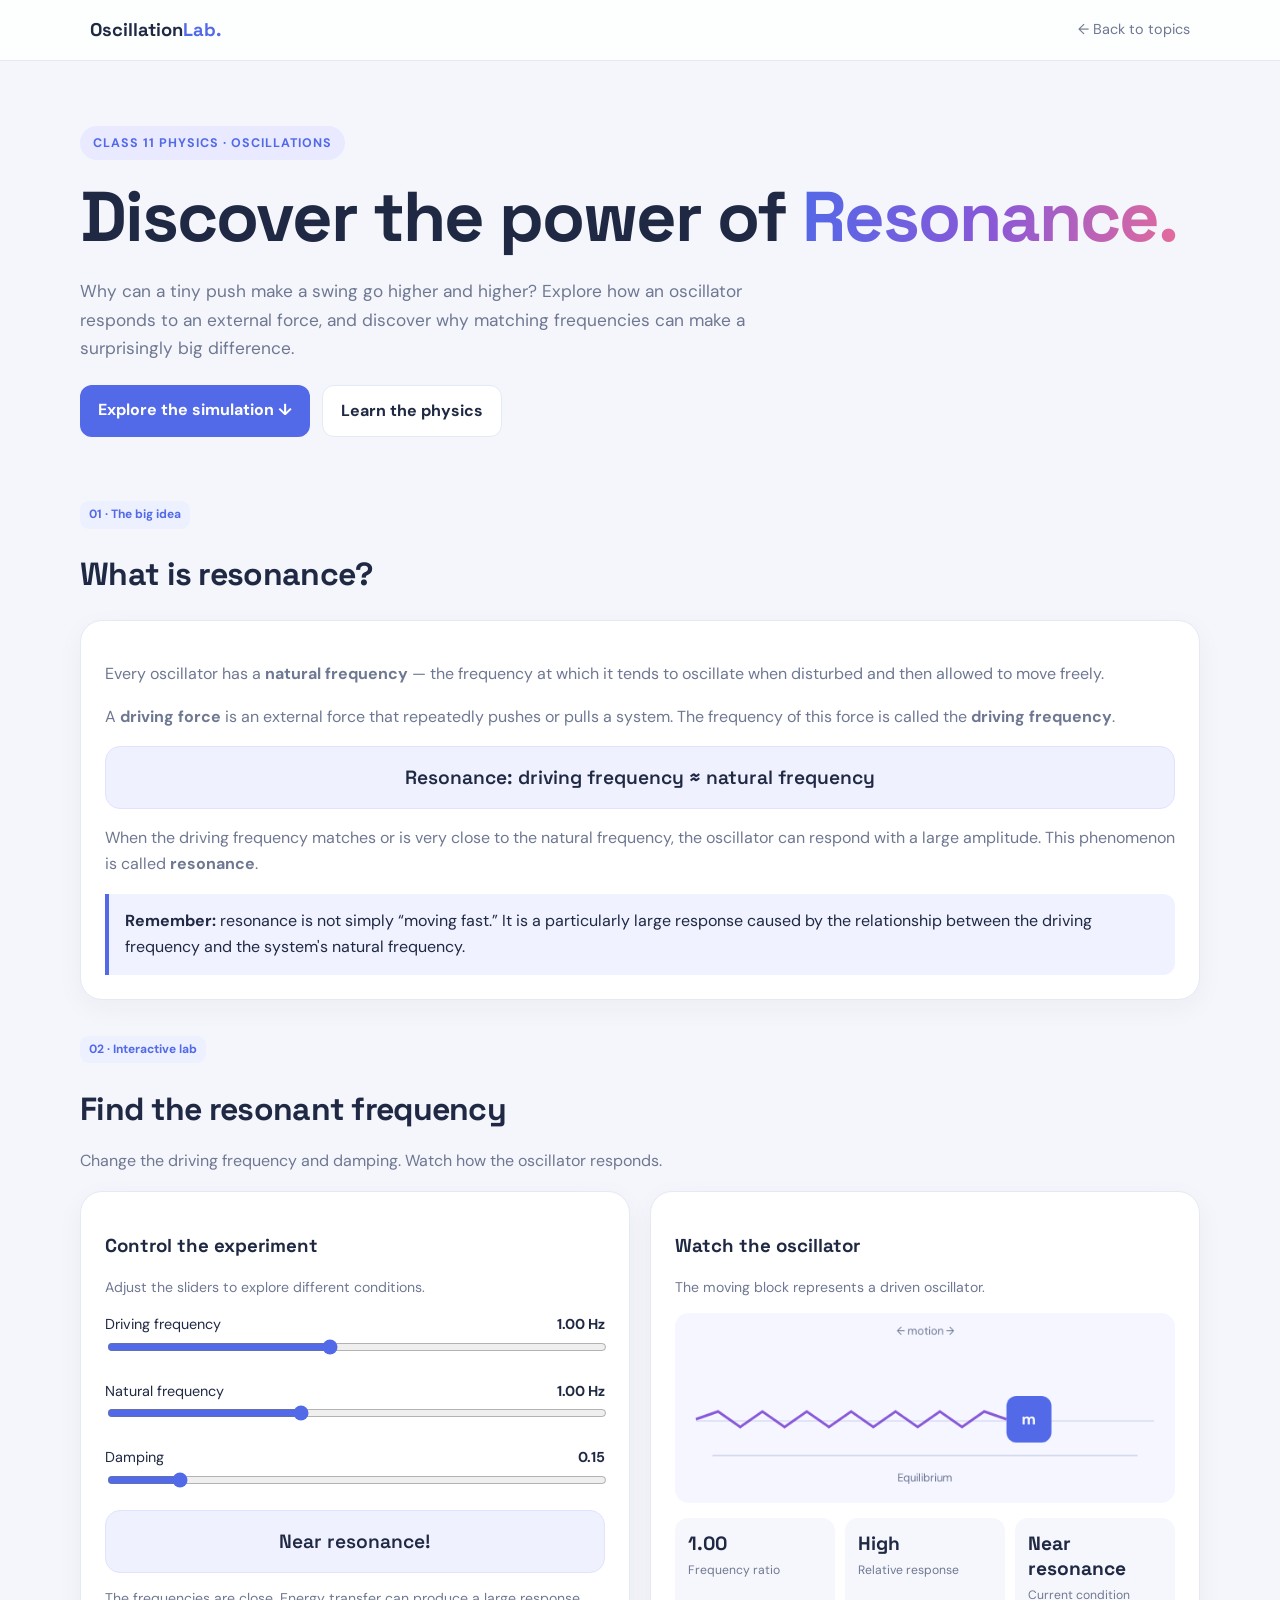
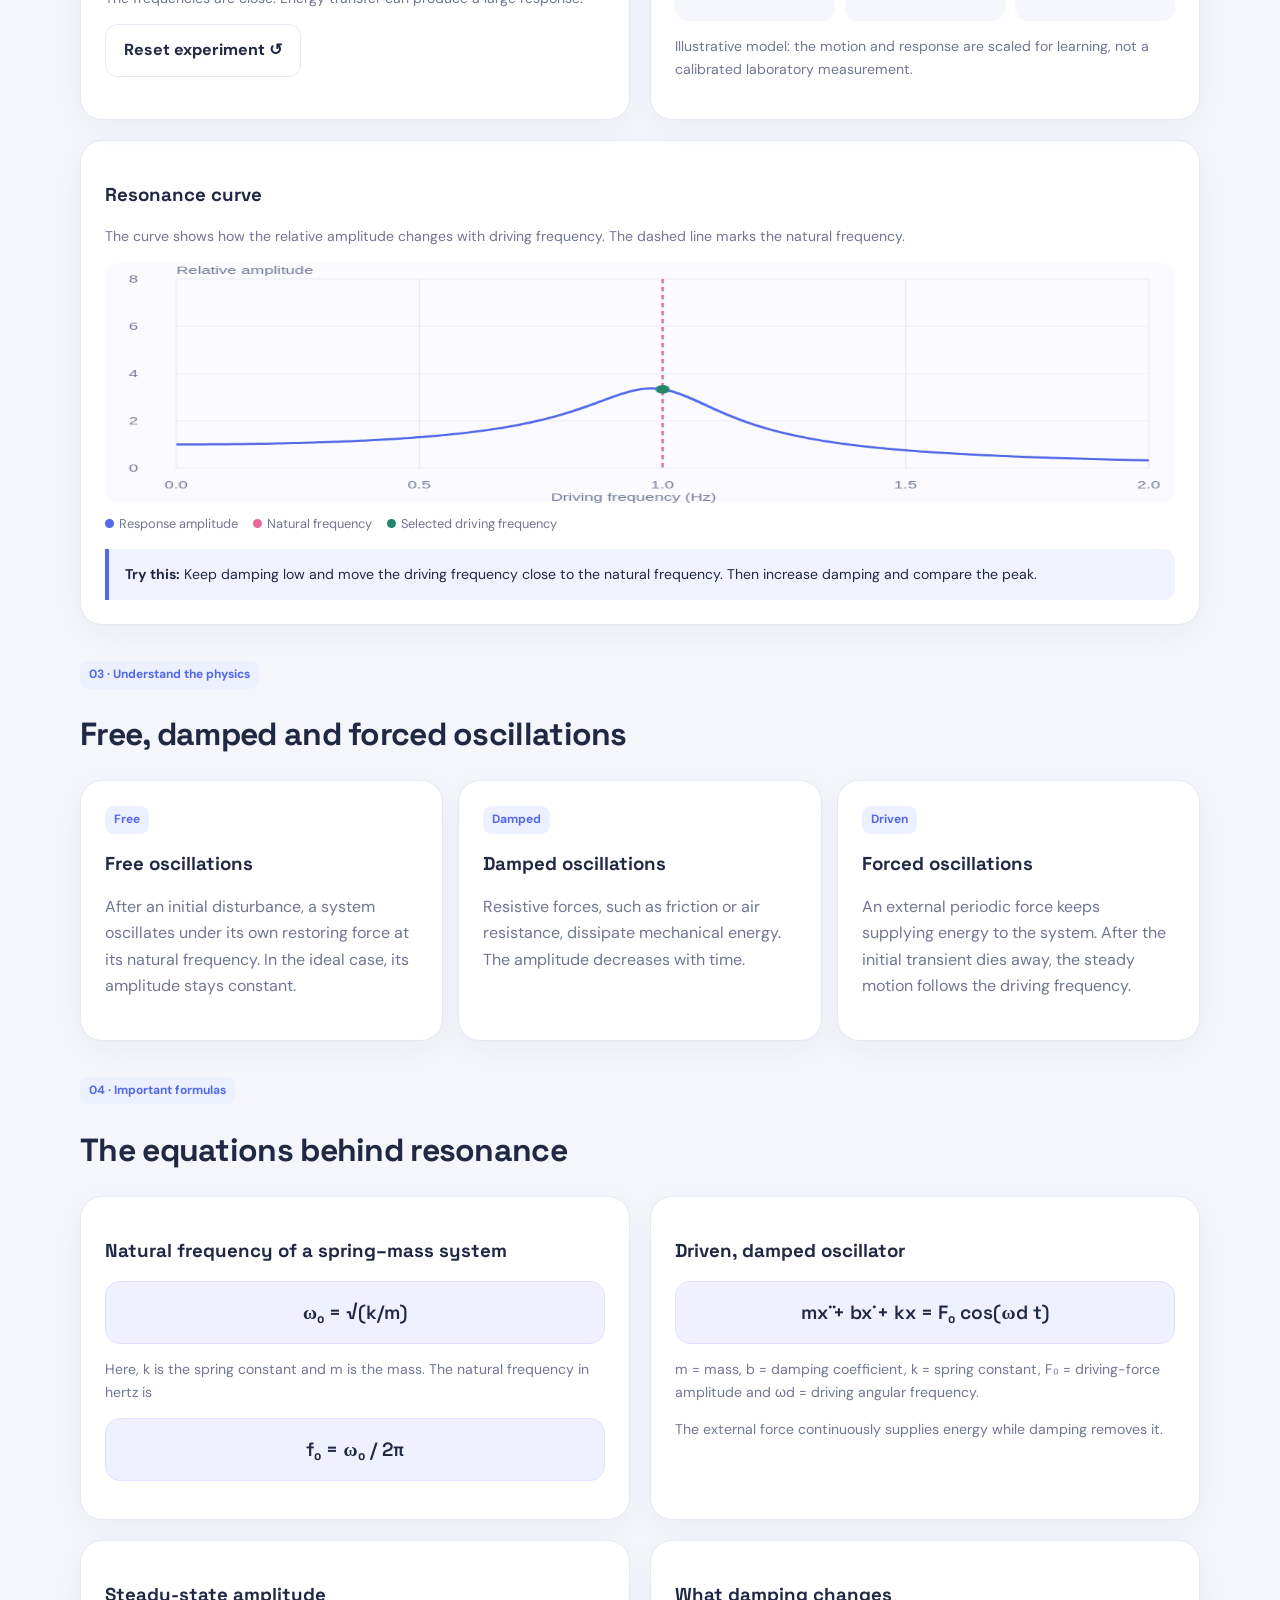
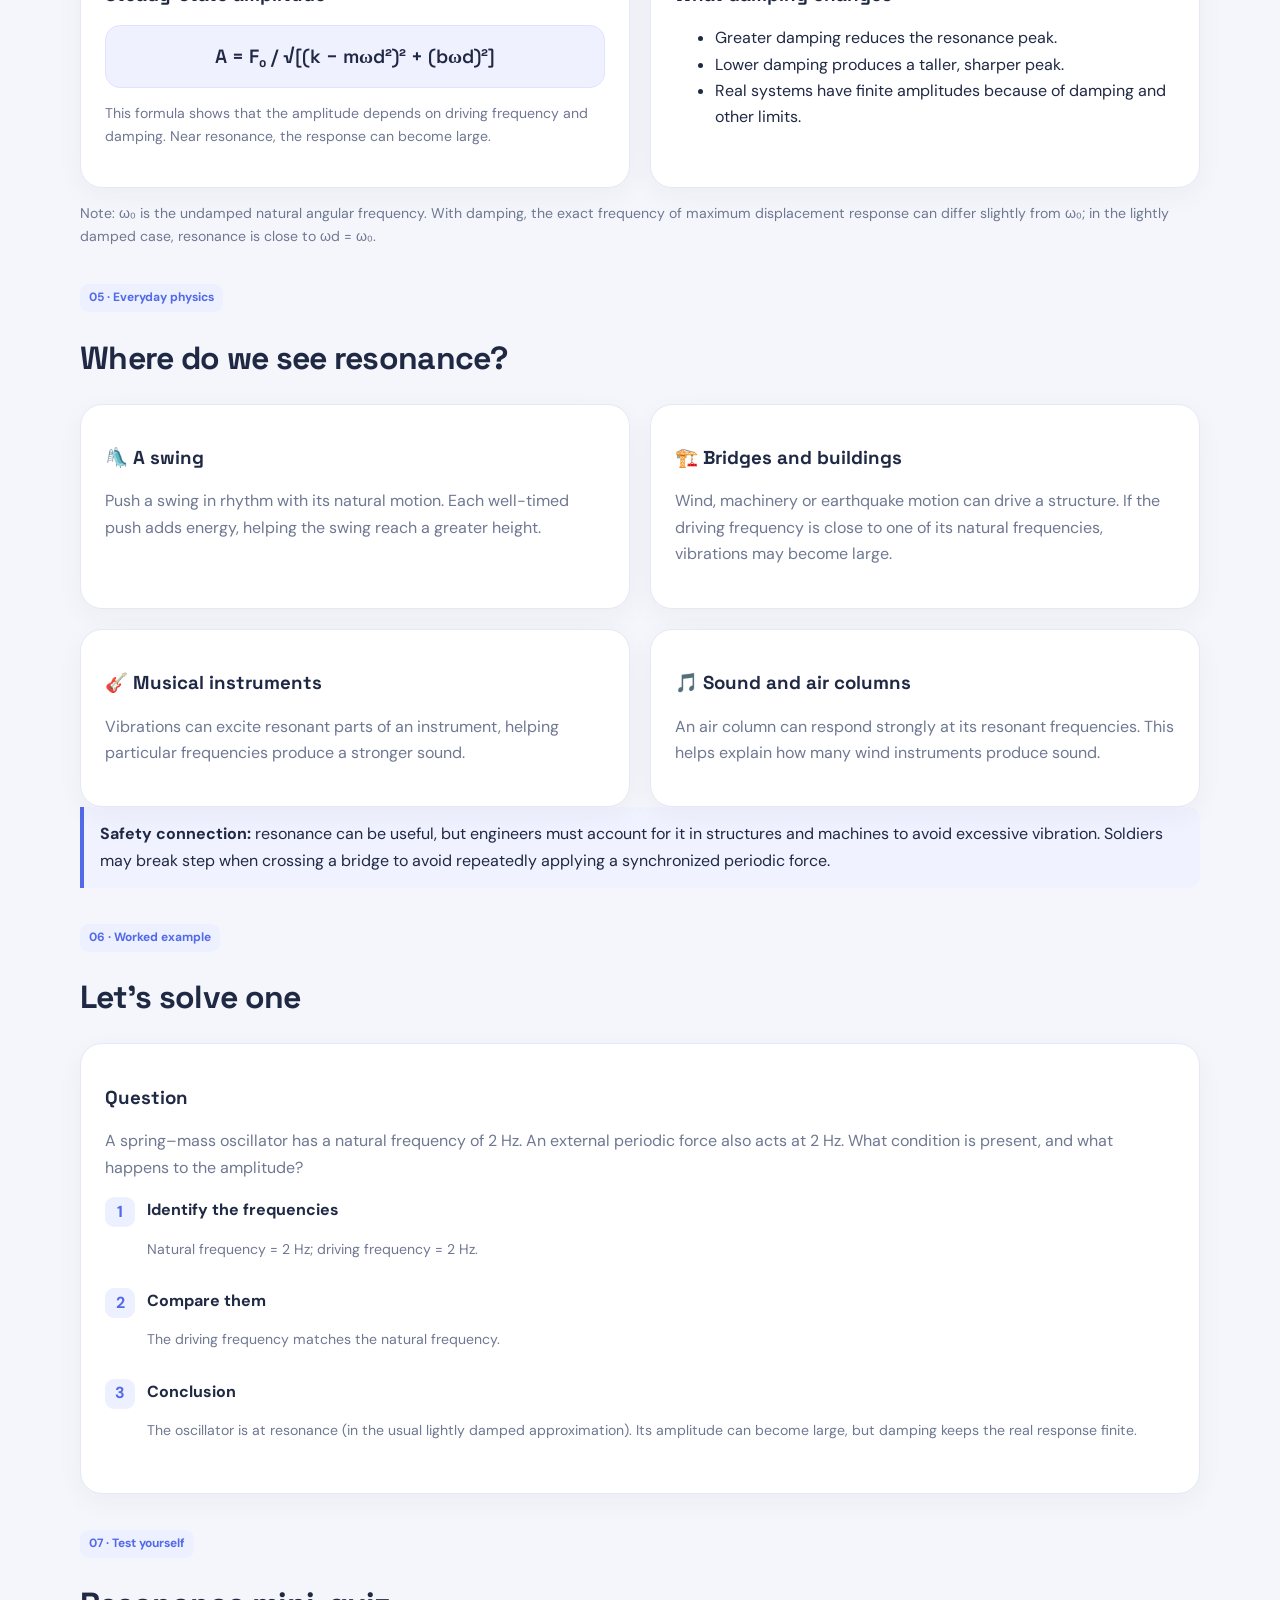
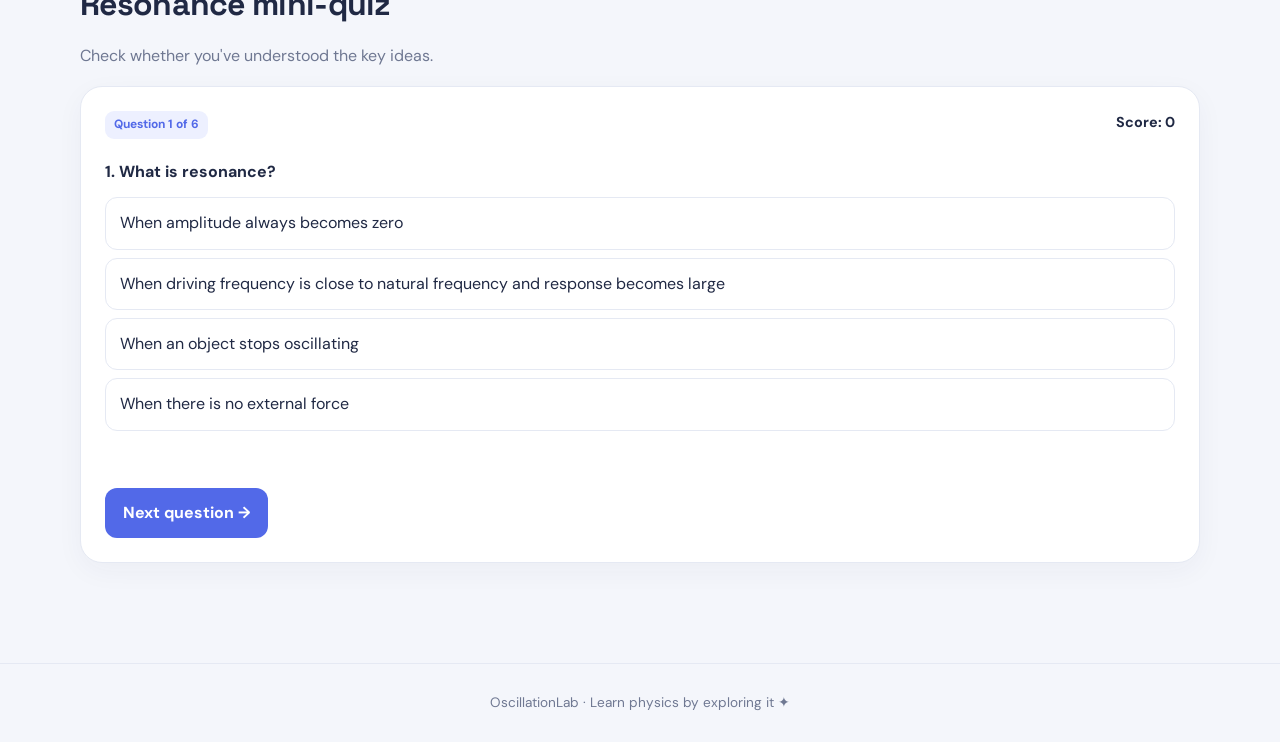
<file: resonance.html>
<!DOCTYPE html>
<html lang="en">
<head>
<meta charset="UTF-8">
<meta name="viewport" content="width=device-width, initial-scale=1.0">
<title>Resonance | Oscillations Lab</title>

<style>
@import url('https://fonts.googleapis.com/css2?family=DM+Sans:wght@400;500;600;700&family=Space+Grotesk:wght@400;500;600;700&display=swap');

:root {
  --bg: #f4f6fb;
  --card: #ffffff;
  --ink: #202944;
  --muted: #6f7892;
  --blue: #5269e8;
  --purple: #8858d8;
  --pink: #e56b9b;
  --line: #e5e9f3;
  --soft: #edf0ff;
  --green: #23866b;
}
* { box-sizing: border-box; }
html { scroll-behavior: smooth; }
body {
  margin: 0;
  font-family: 'DM Sans', sans-serif;
  background: var(--bg);
  color: var(--ink);
  line-height: 1.65;
}
h1,h2,h3 { font-family: 'Space Grotesk', sans-serif; line-height: 1.2; }
h1 { font-size: clamp(2.5rem, 6vw, 4.4rem); letter-spacing: -2px; margin: 15px 0; }
h2 { font-size: clamp(1.5rem, 3vw, 2rem); letter-spacing: -.7px; }
p { color: var(--muted); }
a { color: inherit; text-decoration: none; }
button,input { font: inherit; }

nav {
  display: flex; justify-content: space-between; align-items: center;
  padding: 18px 7%; background: rgba(255,255,255,.85);
  border-bottom: 1px solid var(--line); gap: 15px;
}
.logo { font: 700 1.15rem 'Space Grotesk'; }
.logo span { color: var(--blue); }
.navlink { color: var(--muted); font-size: .9rem; }
.wrap { max-width: 1120px; width: 90%; margin: auto; }
.hero { padding: 65px 0 38px; }
.eyebrow {
  display: inline-block; padding: 7px 13px; border-radius: 30px;
  background: #e9eaff; color: var(--blue); font-weight: 700;
  font-size: .78rem; letter-spacing: 1px; text-transform: uppercase;
}
.hero h1 span {
  background: linear-gradient(100deg, var(--blue), var(--purple), var(--pink));
  -webkit-background-clip: text; color: transparent;
}
.hero p { max-width: 700px; font-size: 1.08rem; }
.hero-actions { display: flex; gap: 12px; flex-wrap: wrap; margin-top: 22px; }
.btn {
  border: 0; border-radius: 12px; padding: 12px 18px;
  cursor: pointer; font-weight: 700; display: inline-block;
}
.primary { background: var(--blue); color: white; }
.secondary { background: white; color: var(--ink); border: 1px solid var(--line); }
main { padding-bottom: 65px; }
.section { margin: 25px 0 35px; scroll-margin-top: 25px; }
.section-head { margin-bottom: 17px; }
.section-head p { margin-top: -7px; }
.card {
  background: var(--card); border: 1px solid var(--line);
  border-radius: 22px; padding: 24px;
  box-shadow: 0 8px 28px rgba(45,57,100,.045);
  min-width: 0;
}
.grid2 { display: grid; grid-template-columns: 1fr 1fr; gap: 20px; }
.grid3 { display: grid; grid-template-columns: repeat(3,1fr); gap: 15px; }
.tag {
  display: inline-block; border-radius: 9px; padding: 4px 9px;
  font-size: .75rem; background: var(--soft); color: var(--blue); font-weight: 700;
}
.formula {
  background: #f0f1ff; border: 1px solid #e0e2ff;
  padding: 18px; border-radius: 15px; text-align: center;
  font: 600 1.2rem 'Space Grotesk'; margin: 14px 0;
  overflow-wrap: anywhere;
}
.small { font-size: .88rem; }
.muted { color: var(--muted); }
.controls { display: grid; gap: 16px; }
.control-row { display: flex; justify-content: space-between; gap: 10px; font-size: .9rem; }
input[type=range] { width: 100%; accent-color: var(--blue); cursor: pointer; }
.metrics { display: grid; grid-template-columns: repeat(3,1fr); gap: 10px; margin-top: 15px; }
.metric { background: #f6f7fc; border-radius: 13px; padding: 13px; }
.metric strong { display: block; font: 700 1.2rem 'Space Grotesk'; }
.metric span { font-size: .76rem; color: var(--muted); }
canvas { width: 100%; display: block; border-radius: 14px; }
#motionCanvas { background: #f5f6ff; height: 190px; }
#graphCanvas { background: #fbfbff; height: 240px; }
.legend { display: flex; flex-wrap: wrap; gap: 15px; font-size: .8rem; color: var(--muted); margin-top: 10px; }
.dot { display: inline-block; width: 9px; height: 9px; border-radius: 50%; margin-right: 5px; }
.info { border-left: 4px solid var(--blue); background: #f0f2ff; padding: 14px 16px; border-radius: 0 12px 12px 0; }
.example { border: 1px solid var(--line); border-radius: 14px; padding: 16px; }
.example h3 { margin-top: 0; }
.step { display: flex; gap: 12px; margin: 13px 0; }
.stepnum {
  width: 30px; height: 30px; flex-shrink: 0; border-radius: 9px;
  display: grid; place-items: center; background: var(--soft); color: var(--blue); font-weight: 700;
}
table { width: 100%; border-collapse: collapse; font-size: .9rem; }
th,td { padding: 12px 10px; text-align: left; border-bottom: 1px solid var(--line); }
th { color: var(--muted); background: #f8f9fd; }
.quiz-q { font-weight: 700; color: var(--ink); margin-bottom: 12px; }
.option {
  display: block; width: 100%; text-align: left; padding: 12px 14px;
  margin: 8px 0; border: 1px solid var(--line); background: white;
  border-radius: 12px; cursor: pointer; color: var(--ink);
}
.option:hover { border-color: var(--blue); background: #f6f7ff; }
.option.correct { background: #e6f7ef; border-color: #66bd95; }
.option.wrong { background: #fff0f0; border-color: #e99a9a; }
#quizFeedback { min-height: 28px; font-size: .9rem; }
footer { text-align: center; border-top: 1px solid var(--line); padding: 28px; color: var(--muted); font-size: .85rem; }

@media(max-width:760px) {
  .grid2,.grid3 { grid-template-columns: 1fr; }
  .hero { padding-top: 42px; }
  .card { padding: 18px; }
  nav { padding: 15px 5%; }
  .metrics { grid-template-columns: 1fr 1fr; }
}
</style>
</head>

<body>
<nav>
  <a class="logo" href="index.html">Oscillation<span>Lab.</span></a>
  <a class="navlink" href="index.html">← Back to topics</a>
</nav>

<header class="hero wrap">
  <span class="eyebrow">Class 11 Physics · Oscillations</span>
  <h1>Discover the power of <span>Resonance.</span></h1>
  <p>
    Why can a tiny push make a swing go higher and higher?
    Explore how an oscillator responds to an external force, and discover
    why matching frequencies can make a surprisingly big difference.
  </p>
  <div class="hero-actions">
    <a href="#lab" class="btn primary">Explore the simulation ↓</a>
    <a href="#learn" class="btn secondary">Learn the physics</a>
  </div>
</header>

<main class="wrap">

<section class="section" id="learn">
  <div class="section-head">
    <span class="tag">01 · The big idea</span>
    <h2>What is resonance?</h2>
  </div>
  <div class="card">
    <p>
      Every oscillator has a <b>natural frequency</b> — the frequency at which
      it tends to oscillate when disturbed and then allowed to move freely.
    </p>
    <p>
      A <b>driving force</b> is an external force that repeatedly pushes or
      pulls a system. The frequency of this force is called the
      <b>driving frequency</b>.
    </p>
    <div class="formula">
      Resonance: driving frequency ≈ natural frequency
    </div>
    <p>
      When the driving frequency matches or is very close to the natural
      frequency, the oscillator can respond with a large amplitude.
      This phenomenon is called <b>resonance</b>.
    </p>
    <div class="info">
      <b>Remember:</b> resonance is not simply “moving fast.” It is a
      particularly large response caused by the relationship between the
      driving frequency and the system's natural frequency.
    </div>
  </div>
</section>

<section class="section" id="lab">
  <div class="section-head">
    <span class="tag">02 · Interactive lab</span>
    <h2>Find the resonant frequency</h2>
    <p>Change the driving frequency and damping. Watch how the oscillator responds.</p>
  </div>

  <div class="grid2">
    <div class="card">
      <h3>Control the experiment</h3>
      <p class="small">Adjust the sliders to explore different conditions.</p>

      <div class="controls">
        <div>
          <div class="control-row">
            <label for="drive">Driving frequency</label>
            <b><span id="driveVal">1.00</span> Hz</b>
          </div>
          <input id="drive" type="range" min="0.2" max="2" step="0.05" value="1">
        </div>

        <div>
          <div class="control-row">
            <label for="natural">Natural frequency</label>
            <b><span id="naturalVal">1.00</span> Hz</b>
          </div>
          <input id="natural" type="range" min="0.5" max="1.8" step="0.05" value="1">
        </div>

        <div>
          <div class="control-row">
            <label for="damping">Damping</label>
            <b><span id="dampingVal">0.15</span></b>
          </div>
          <input id="damping" type="range" min="0.05" max="0.8" step="0.05" value="0.15">
        </div>
      </div>

      <div class="formula" id="condition">Resonance!</div>
      <p id="explanation" class="small">
        The driving and natural frequencies match. The response is large.
      </p>
      <button class="btn secondary" id="resetBtn" type="button">Reset experiment ↺</button>
    </div>

    <div class="card">
      <h3>Watch the oscillator</h3>
      <p class="small">The moving block represents a driven oscillator.</p>
      <canvas id="motionCanvas" width="600" height="220"></canvas>
      <div class="metrics">
        <div class="metric">
          <strong id="ratio">1.00</strong>
          <span>Frequency ratio</span>
        </div>
        <div class="metric">
          <strong id="amplitude">High</strong>
          <span>Relative response</span>
        </div>
        <div class="metric">
          <strong id="status">Resonance</strong>
          <span>Current condition</span>
        </div>
      </div>
      <p class="small muted">
        Illustrative model: the motion and response are scaled for learning,
        not a calibrated laboratory measurement.
      </p>
    </div>
  </div>

  <div class="card" style="margin-top:20px">
    <h3>Resonance curve</h3>
    <p class="small">
      The curve shows how the relative amplitude changes with driving frequency.
      The dashed line marks the natural frequency.
    </p>
    <canvas id="graphCanvas" width="900" height="330"></canvas>
    <div class="legend">
      <span><i class="dot" style="background:#5269e8"></i>Response amplitude</span>
      <span><i class="dot" style="background:#e56b9b"></i>Natural frequency</span>
      <span><i class="dot" style="background:#23866b"></i>Selected driving frequency</span>
    </div>
    <div class="info small" style="margin-top:15px">
      <b>Try this:</b> Keep damping low and move the driving frequency close
      to the natural frequency. Then increase damping and compare the peak.
    </div>
  </div>
</section>

<section class="section">
  <div class="section-head">
    <span class="tag">03 · Understand the physics</span>
    <h2>Free, damped and forced oscillations</h2>
  </div>
  <div class="grid3">
    <div class="card">
      <span class="tag">Free</span>
      <h3>Free oscillations</h3>
      <p>
        After an initial disturbance, a system oscillates under its own
        restoring force at its natural frequency. In the ideal case,
        its amplitude stays constant.
      </p>
    </div>
    <div class="card">
      <span class="tag">Damped</span>
      <h3>Damped oscillations</h3>
      <p>
        Resistive forces, such as friction or air resistance, dissipate
        mechanical energy. The amplitude decreases with time.
      </p>
    </div>
    <div class="card">
      <span class="tag">Driven</span>
      <h3>Forced oscillations</h3>
      <p>
        An external periodic force keeps supplying energy to the system.
        After the initial transient dies away, the steady motion follows
        the driving frequency.
      </p>
    </div>
  </div>
</section>

<section class="section">
  <div class="section-head">
    <span class="tag">04 · Important formulas</span>
    <h2>The equations behind resonance</h2>
  </div>
  <div class="grid2">
    <div class="card">
      <h3>Natural frequency of a spring–mass system</h3>
      <div class="formula">ω₀ = √(k/m)</div>
      <p class="small">
        Here, k is the spring constant and m is the mass.
        The natural frequency in hertz is
      </p>
      <div class="formula">f₀ = ω₀ / 2π</div>
    </div>
    <div class="card">
      <h3>Driven, damped oscillator</h3>
      <div class="formula">mẍ + bẋ + kx = F₀ cos(ωd t)</div>
      <p class="small">
        m = mass, b = damping coefficient, k = spring constant,
        F₀ = driving-force amplitude and ωd = driving angular frequency.
      </p>
      <p class="small">
        The external force continuously supplies energy while damping
        removes it.
      </p>
    </div>
    <div class="card">
      <h3>Steady-state amplitude</h3>
      <div class="formula">
        A = F₀ / √[(k − mωd²)² + (bωd)²]
      </div>
      <p class="small">
        This formula shows that the amplitude depends on driving frequency
        and damping. Near resonance, the response can become large.
      </p>
    </div>
    <div class="card">
      <h3>What damping changes</h3>
      <ul>
        <li>Greater damping reduces the resonance peak.</li>
        <li>Lower damping produces a taller, sharper peak.</li>
        <li>Real systems have finite amplitudes because of damping and other limits.</li>
      </ul>
    </div>
  </div>
  <p class="small muted">
    Note: ω₀ is the undamped natural angular frequency. With damping,
    the exact frequency of maximum displacement response can differ slightly
    from ω₀; in the lightly damped case, resonance is close to ωd = ω₀.
  </p>
</section>

<section class="section">
  <div class="section-head">
    <span class="tag">05 · Everyday physics</span>
    <h2>Where do we see resonance?</h2>
  </div>
  <div class="grid2">
    <div class="card">
      <h3>🛝 A swing</h3>
      <p>
        Push a swing in rhythm with its natural motion. Each well-timed push
        adds energy, helping the swing reach a greater height.
      </p>
    </div>
    <div class="card">
      <h3>🏗️ Bridges and buildings</h3>
      <p>
        Wind, machinery or earthquake motion can drive a structure.
        If the driving frequency is close to one of its natural frequencies,
        vibrations may become large.
      </p>
    </div>
    <div class="card">
      <h3>🎸 Musical instruments</h3>
      <p>
        Vibrations can excite resonant parts of an instrument, helping
        particular frequencies produce a stronger sound.
      </p>
    </div>
    <div class="card">
      <h3>🎵 Sound and air columns</h3>
      <p>
        An air column can respond strongly at its resonant frequencies.
        This helps explain how many wind instruments produce sound.
      </p>
    </div>
  </div>
  <div class="info">
    <b>Safety connection:</b> resonance can be useful, but engineers must
    account for it in structures and machines to avoid excessive vibration.
    Soldiers may break step when crossing a bridge to avoid repeatedly
    applying a synchronized periodic force.
  </div>
</section>

<section class="section">
  <div class="section-head">
    <span class="tag">06 · Worked example</span>
    <h2>Let's solve one</h2>
  </div>
  <div class="card">
    <h3>Question</h3>
    <p>
      A spring–mass oscillator has a natural frequency of 2 Hz.
      An external periodic force also acts at 2 Hz. What condition is present,
      and what happens to the amplitude?
    </p>
    <div class="step">
      <div class="stepnum">1</div>
      <div>
        <b>Identify the frequencies</b>
        <p class="small">Natural frequency = 2 Hz; driving frequency = 2 Hz.</p>
      </div>
    </div>
    <div class="step">
      <div class="stepnum">2</div>
      <div>
        <b>Compare them</b>
        <p class="small">The driving frequency matches the natural frequency.</p>
      </div>
    </div>
    <div class="step">
      <div class="stepnum">3</div>
      <div>
        <b>Conclusion</b>
        <p class="small">
          The oscillator is at resonance (in the usual lightly damped
          approximation). Its amplitude can become large, but damping keeps
          the real response finite.
        </p>
      </div>
    </div>
  </div>
</section>

<section class="section" id="quiz">
  <div class="section-head">
    <span class="tag">07 · Test yourself</span>
    <h2>Resonance mini-quiz</h2>
    <p>Check whether you've understood the key ideas.</p>
  </div>
  <div class="card">
    <div class="control-row">
      <span class="tag" id="quizProgress">Question 1 of 6</span>
      <b id="quizScore">Score: 0</b>
    </div>
    <div id="quizQuestion" class="quiz-q" style="margin-top:20px"></div>
    <div id="quizOptions"></div>
    <p id="quizFeedback" aria-live="polite"></p>
    <button class="btn primary" id="nextBtn" type="button" disabled>Next question →</button>
  </div>
</section>

</main>

<footer>
  OscillationLab · Learn physics by exploring it ✦
</footer>

<script>
const drive = document.getElementById('drive');
const natural = document.getElementById('natural');
const damping = document.getElementById('damping');

const driveVal = document.getElementById('driveVal');
const naturalVal = document.getElementById('naturalVal');
const dampingVal = document.getElementById('dampingVal');

const motionCanvas = document.getElementById('motionCanvas');
const motion = motionCanvas.getContext('2d');
const graphCanvas = document.getElementById('graphCanvas');
const graph = graphCanvas.getContext('2d');

let phase = 0;
let lastTime = 0;
let currentAmplitude = 0;
let targetAmplitude = 0;

function response(f, f0, zeta) {
  // Normalized forced-oscillator response.
  const r = f / f0;
  return 1 / Math.sqrt((1 - r * r) ** 2 + (2 * zeta * r) ** 2);
}

function update() {
  const f = Number(drive.value);
  const f0 = Number(natural.value);
  const z = Number(damping.value);
  const ratio = f / f0;
  const amp = response(f, f0, z);

  driveVal.textContent = f.toFixed(2);
  naturalVal.textContent = f0.toFixed(2);
  dampingVal.textContent = z.toFixed(2);
  document.getElementById('ratio').textContent = ratio.toFixed(2);

  targetAmplitude = amp;

  const condition = document.getElementById('condition');
  const explanation = document.getElementById('explanation');
  const status = document.getElementById('status');
  const ampText = document.getElementById('amplitude');

  if (Math.abs(f - f0) < 0.075) {
    condition.textContent = 'Near resonance!';
    explanation.textContent =
      'The frequencies are close. Energy transfer can produce a large response.';
    status.textContent = 'Near resonance';
  } else if (f < f0) {
    condition.textContent = 'Below natural frequency';
    explanation.textContent =
      'The driving force is slower than the natural frequency.';
    status.textContent = 'Below resonance';
  } else {
    condition.textContent = 'Above natural frequency';
    explanation.textContent =
      'The driving force is faster than the natural frequency.';
    status.textContent = 'Above resonance';
  }

  if (amp > 4) ampText.textContent = 'Very high';
  else if (amp > 2) ampText.textContent = 'High';
  else if (amp > 1) ampText.textContent = 'Moderate';
  else ampText.textContent = 'Low';

  drawGraph(f, f0, z);
}

function drawGraph(f, f0, z) {
  const w = graphCanvas.width;
  const h = graphCanvas.height;
  graph.clearRect(0, 0, w, h);

  const left = 60, right = 22, top = 22, bottom = 48;
  const pw = w - left - right;
  const ph = h - top - bottom;
  const maxF = 2;
  const maxY = 8;

  graph.strokeStyle = '#e7e9f4';
  graph.fillStyle = '#707993';
  graph.lineWidth = 1;
  graph.font = '14px DM Sans, sans-serif';

  for (let i = 0; i <= 4; i++) {
    const y = top + ph * i / 4;
    graph.beginPath();
    graph.moveTo(left, y);
    graph.lineTo(w - right, y);
    graph.stroke();
    graph.fillText((maxY * (1 - i / 4)).toFixed(0), 20, y + 5);
  }

  for (let i = 0; i <= 4; i++) {
    const x = left + pw * i / 4;
    graph.beginPath();
    graph.moveTo(x, top);
    graph.lineTo(x, top + ph);
    graph.stroke();
    graph.fillText((maxF * i / 4).toFixed(1), x - 10, h - 20);
  }

  graph.fillStyle = '#707993';
  graph.fillText('Relative amplitude', left, 15);
  graph.fillText('Driving frequency (Hz)', w / 2 - 75, h - 3);

  function xPos(freq) { return left + (freq / maxF) * pw; }
  function yPos(value) {
    return top + ph - Math.min(value, maxY) / maxY * ph;
  }

  // Natural-frequency marker
  graph.save();
  graph.setLineDash([6, 5]);
  graph.strokeStyle = '#e56b9b';
  graph.lineWidth = 2;
  graph.beginPath();
  graph.moveTo(xPos(f0), top);
  graph.lineTo(xPos(f0), top + ph);
  graph.stroke();
  graph.restore();

  // Frequency-response curve
  graph.strokeStyle = '#5269e8';
  graph.lineWidth = 3;
  graph.beginPath();
  for (let i = 0; i <= 300; i++) {
    const freq = maxF * i / 300;
    const val = response(freq, f0, z);
    const x = xPos(freq);
    const y = yPos(val);
    if (i === 0) graph.moveTo(x, y);
    else graph.lineTo(x, y);
  }
  graph.stroke();

  // Selected driving frequency marker
  const selectedX = xPos(f);
  const selectedY = yPos(response(f, f0, z));
  graph.fillStyle = '#23866b';
  graph.beginPath();
  graph.arc(selectedX, selectedY, 6, 0, Math.PI * 2);
  graph.fill();
}

function drawMotion() {
  const w = motionCanvas.width;
  const h = motionCanvas.height;
  motion.clearRect(0, 0, w, h);

  motion.strokeStyle = '#dfe3f4';
  motion.lineWidth = 2;
  motion.beginPath();
  motion.moveTo(25, 125);
  motion.lineTo(w - 25, 125);
  motion.stroke();

  const cx = w / 2;
  const scaled = Math.min(currentAmplitude / 5, 1);
  const x = cx + Math.sin(phase) * 190 * scaled;

  // Track
  motion.strokeStyle = '#d5d9ee';
  motion.beginPath();
  motion.moveTo(45, 165);
  motion.lineTo(w - 45, 165);
  motion.stroke();

  // Oscillator block
  motion.fillStyle = '#5269e8';
  motion.beginPath();
  motion.roundRect(x - 27, 96, 54, 54, 12);
  motion.fill();

  motion.fillStyle = '#ffffff';
  motion.font = 'bold 18px DM Sans, sans-serif';
  motion.textAlign = 'center';
  motion.fillText('m', x, 129);

  // Spring-like line connecting block to support
  motion.strokeStyle = '#8858d8';
  motion.lineWidth = 3;
  motion.beginPath();
  motion.moveTo(25, 123);
  const steps = 14;
  for (let i = 1; i <= steps; i++) {
    const sx = 25 + (x - 27 - 25) * i / steps;
    const sy = 123 + (i === steps ? 0 : (i % 2 ? -1 : 1) * 9);
    motion.lineTo(sx, sy);
  }
  motion.stroke();

  motion.fillStyle = '#68728f';
  motion.font = '13px DM Sans, sans-serif';
  motion.fillText('Equilibrium', cx, 195);
  motion.fillText('← motion →', cx, 25);
  motion.textAlign = 'start';
}

function animate(time) {
  if (!lastTime) lastTime = time;
  const dt = Math.min((time - lastTime) / 1000, 0.05);
  lastTime = time;

  phase += dt * Number(drive.value) * Math.PI * 2;
  currentAmplitude += (targetAmplitude - currentAmplitude) * Math.min(1, dt * 2);
  drawMotion();
  requestAnimationFrame(animate);
}

[drive, natural, damping].forEach(el => el.addEventListener('input', update));

document.getElementById('resetBtn').addEventListener('click', () => {
  drive.value = 1;
  natural.value = 1;
  damping.value = 0.15;
  phase = 0;
  update();
});

update();
requestAnimationFrame(animate);

// Quiz
const questions = [
  {
    q: '1. What is resonance?',
    options: [
      'When amplitude always becomes zero',
      'When driving frequency is close to natural frequency and response becomes large',
      'When an object stops oscillating',
      'When there is no external force'
    ],
    answer: 1,
    why: 'Matching the driving frequency to the natural frequency can produce a large response.'
  },
  {
    q: '2. What is the natural frequency?',
    options: [
      'The frequency of the external force in every situation',
      'The frequency at which a system tends to oscillate freely',
      'Always zero',
      'The frequency of friction'
    ],
    answer: 1,
    why: 'It is a characteristic frequency of the oscillating system.'
  },
  {
    q: '3. What is the driving force?',
    options: [
      'A force that always stops motion',
      'The restoring force only',
      'An external force that repeatedly acts on the system',
      'The weight of the object'
    ],
    answer: 2,
    why: 'A periodic external force can maintain forced oscillations.'
  },
  {
    q: '4. What generally happens when damping increases?',
    options: [
      'The resonance peak becomes smaller',
      'The resonance peak becomes infinitely high',
      'The natural frequency becomes infinite',
      'The driving force disappears'
    ],
    answer: 0,
    why: 'Greater damping reduces the amplitude response near resonance.'
  },
  {
    q: '5. How can a swing be made to rise higher efficiently?',
    options: [
      'Push randomly at any time',
      'Push in rhythm with its natural motion',
      'Never push it',
      'Increase friction'
    ],
    answer: 1,
    why: 'Well-timed pushes transfer energy efficiently to the swing.'
  },
  {
    q: '6. Why is resonance important in structural engineering?',
    options: [
      'It prevents all vibrations',
      'It removes gravity',
      'It can cause excessive vibration if not accounted for',
      'It guarantees that structures never break'
    ],
    answer: 2,
    why: 'A structure driven near one of its natural frequencies may vibrate strongly.'
  }
];

let qIndex = 0;
let score = 0;
let answered = false;

function showQuestion() {
  answered = false;
  const q = questions[qIndex];
  document.getElementById('quizProgress').textContent =
    `Question ${qIndex + 1} of ${questions.length}`;
  document.getElementById('quizScore').textContent = `Score: ${score}`;
  document.getElementById('quizQuestion').textContent = q.q;
  document.getElementById('quizFeedback').textContent = '';
  document.getElementById('nextBtn').disabled = true;
  document.getElementById('nextBtn').textContent =
    qIndex === questions.length - 1 ? 'See final score →' : 'Next question →';

  const box = document.getElementById('quizOptions');
  box.innerHTML = '';

  q.options.forEach((option, i) => {
    const btn = document.createElement('button');
    btn.className = 'option';
    btn.type = 'button';
    btn.textContent = option;
    btn.addEventListener('click', () => chooseAnswer(i, btn));
    box.appendChild(btn);
  });
}

function chooseAnswer(i, chosen) {
  if (answered) return;
  answered = true;
  const q = questions[qIndex];
  const buttons = document.querySelectorAll('#quizOptions .option');

  buttons.forEach((btn, index) => {
    btn.disabled = true;
    if (index === q.answer) btn.classList.add('correct');
  });

  if (i === q.answer) {
    score++;
    document.getElementById('quizFeedback').textContent = 'Correct! ' + q.why;
  } else {
    chosen.classList.add('wrong');
    document.getElementById('quizFeedback').textContent = 'Not quite. ' + q.why;
  }

  document.getElementById('quizScore').textContent = `Score: ${score}`;
  document.getElementById('nextBtn').disabled = false;
}

document.getElementById('nextBtn').addEventListener('click', () => {
  if (!answered) return;

  if (qIndex < questions.length - 1) {
    qIndex++;
    showQuestion();
  } else {
    document.getElementById('quizQuestion').textContent =
      `You scored ${score} out of ${questions.length}!`;
    document.getElementById('quizOptions').innerHTML =
      '<p>Review the formulas and try the simulation again to strengthen your understanding.</p>';
    document.getElementById('quizFeedback').textContent =
      score >= 5 ? 'Excellent work! 🌟' : 'Good effort! Revising the key ideas will help.';
    document.getElementById('quizProgress').textContent = 'Quiz complete';
    document.getElementById('nextBtn').textContent = 'Try again ↺';
    document.getElementById('nextBtn').disabled = false;
    document.getElementById('nextBtn').onclick = null;
    document.getElementById('nextBtn').addEventListener('click', restartQuiz, { once: true });
  }
});

function restartQuiz() {
  qIndex = 0;
  score = 0;
  showQuestion();
}

showQuestion();
</script>
</body>
</html>
</file>
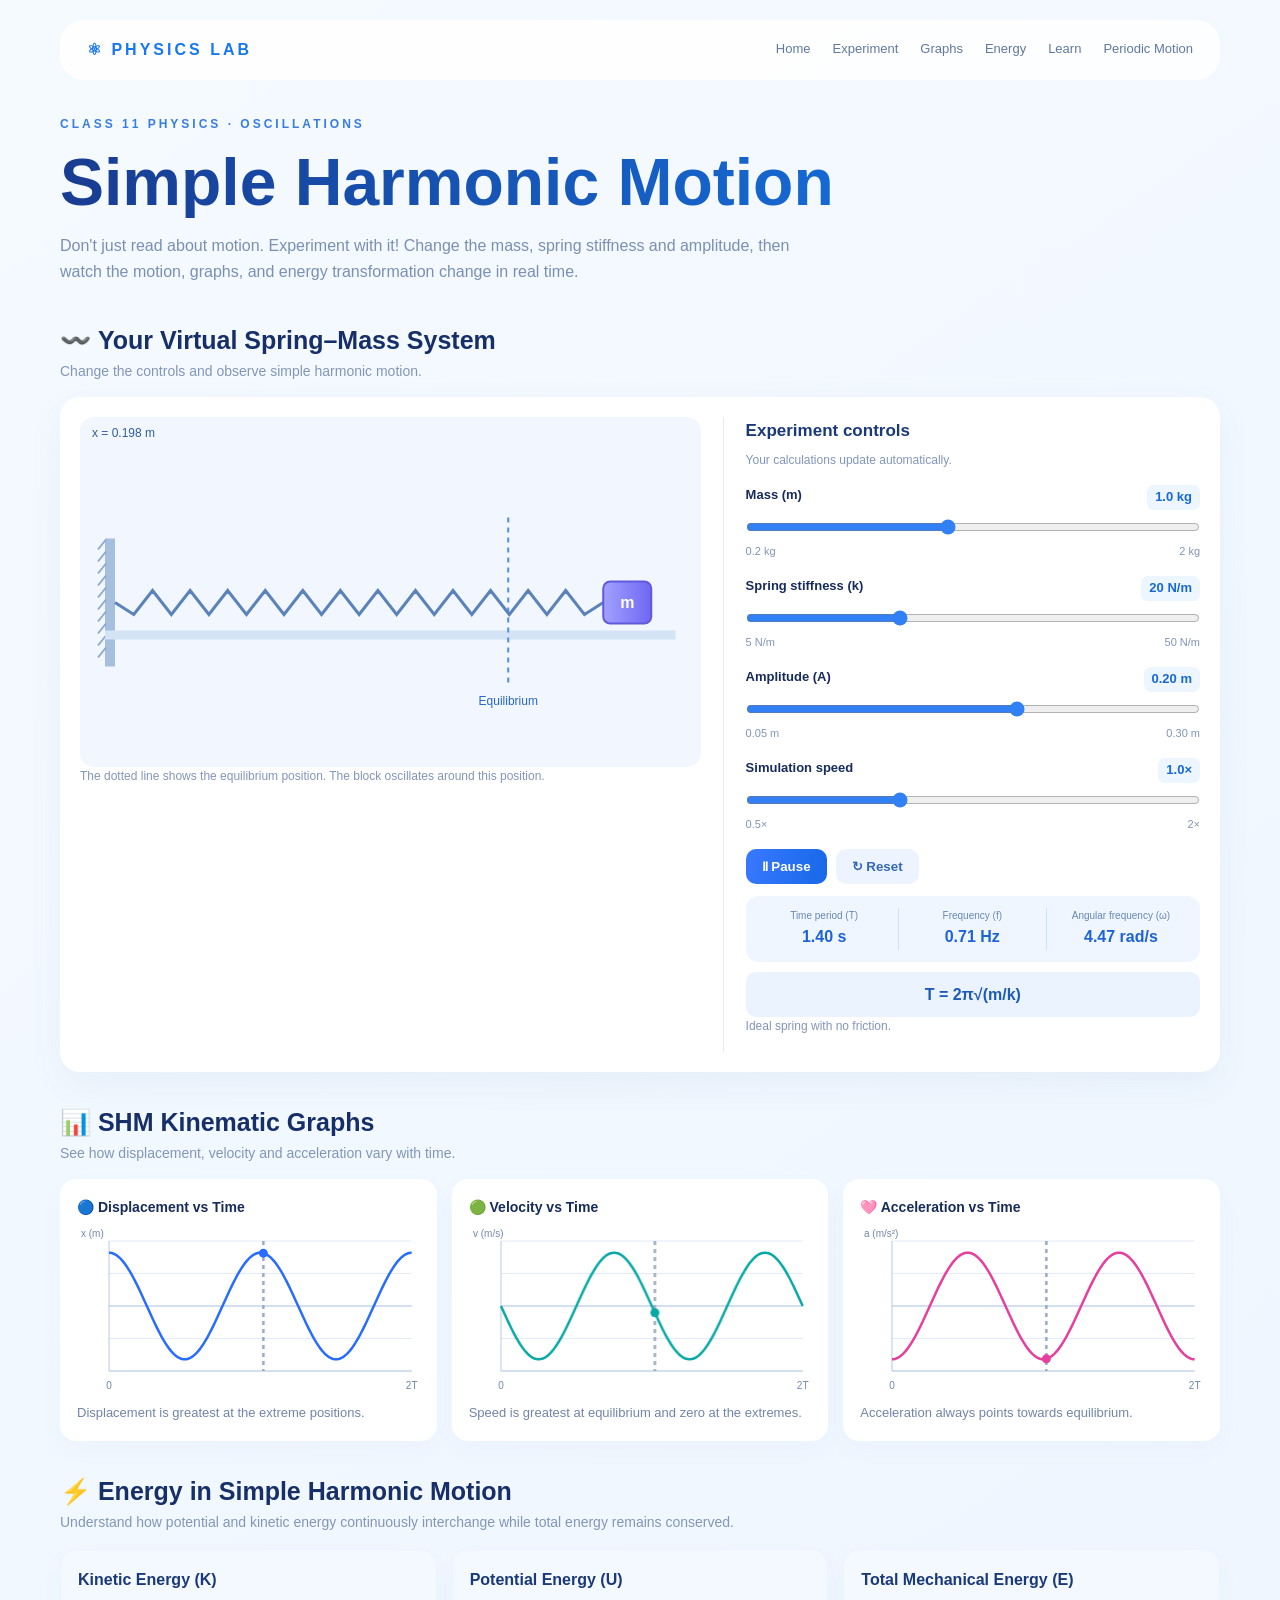
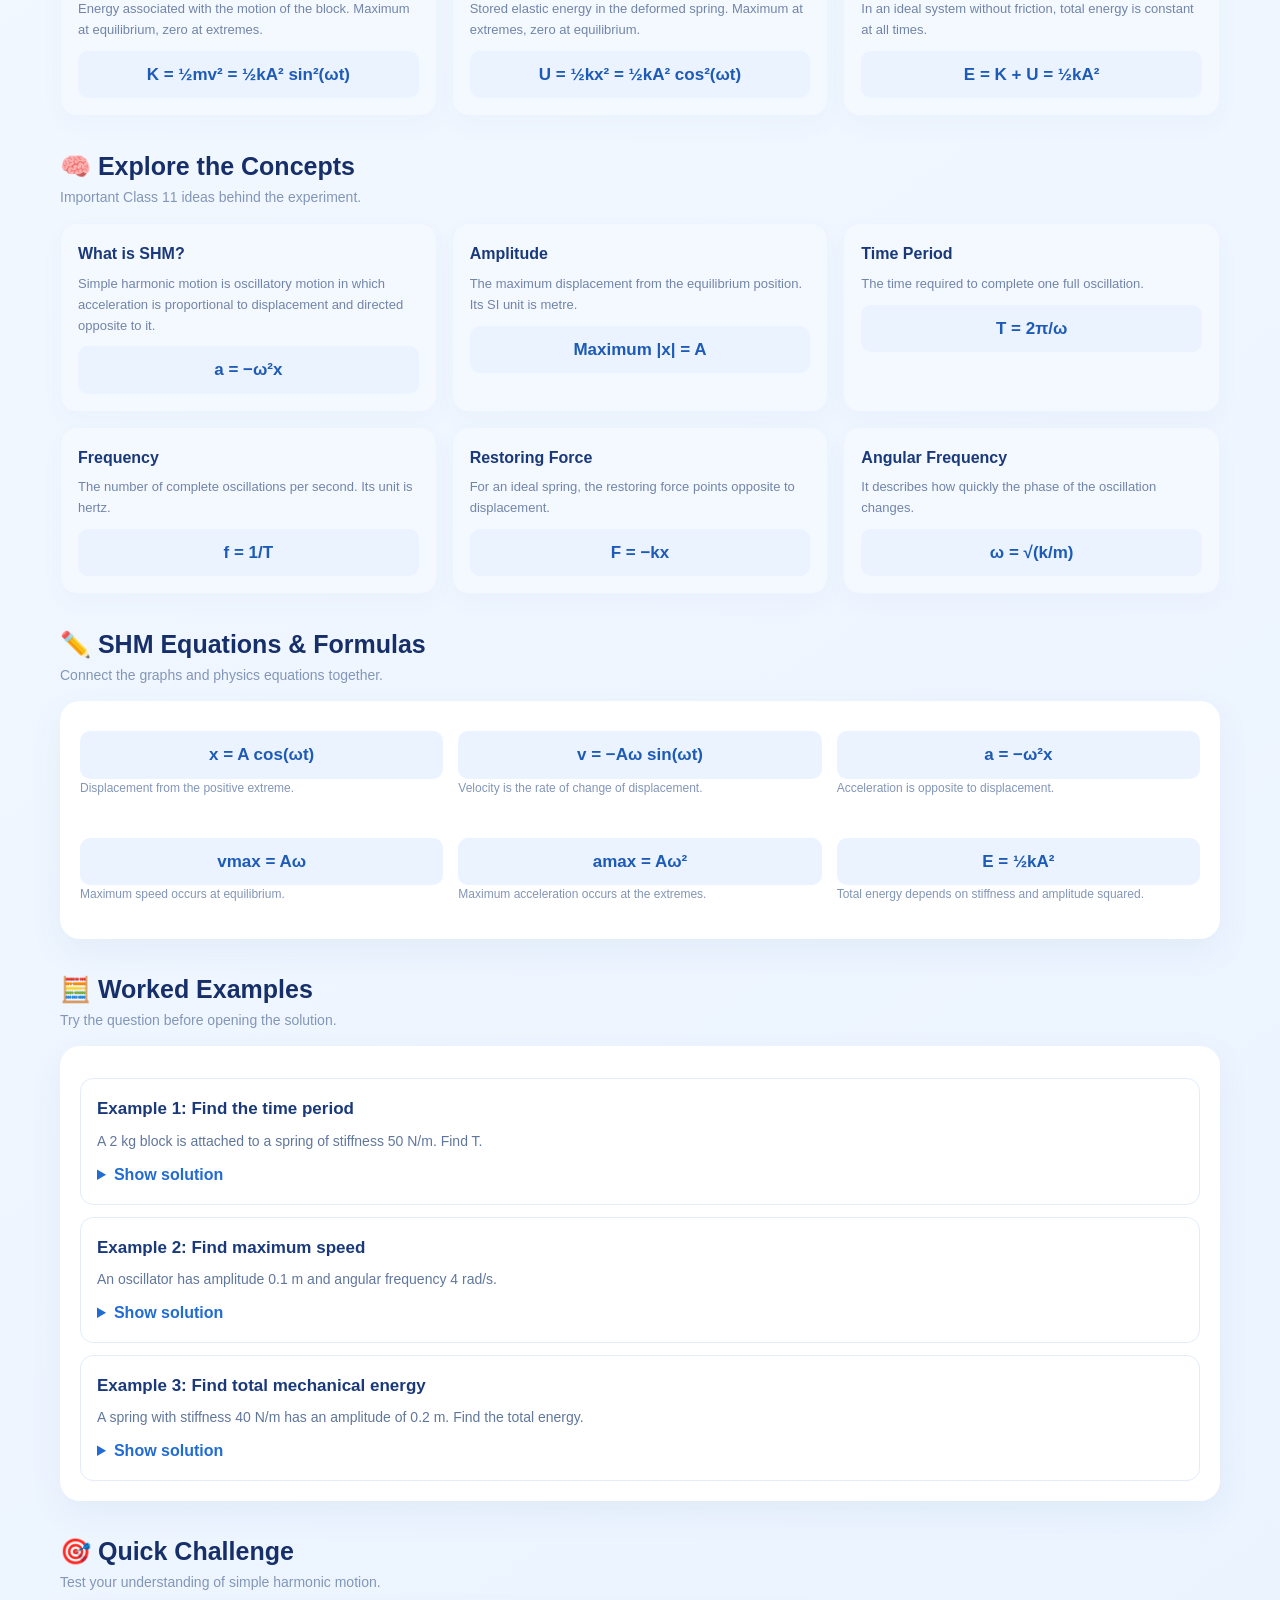
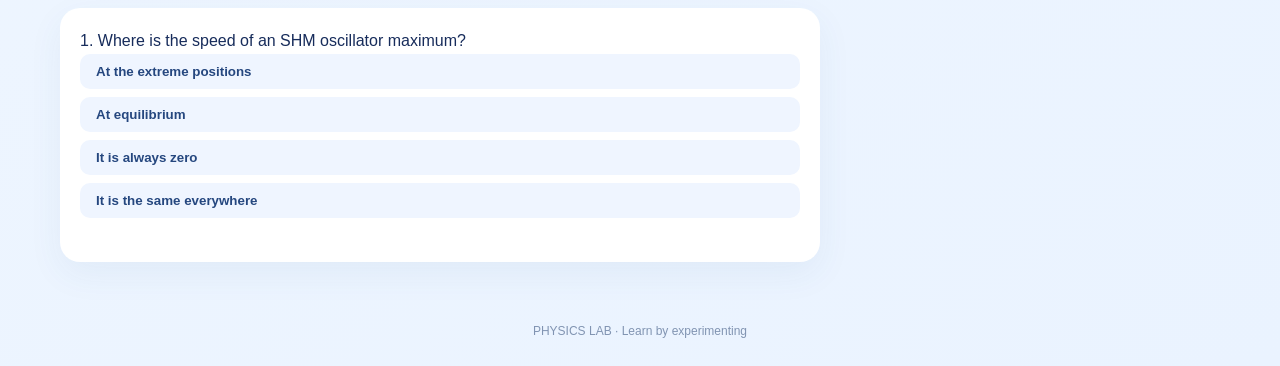
<file: shm.html>
<!DOCTYPE html>
<html lang="en">
<head>
<meta charset="UTF-8">
<meta name="viewport" content="width=device-width, initial-scale=1.0">
<title>Simple Harmonic Motion | Physics Lab</title>

<style>
:root {
  --blue: #1677ee;
  --ink: #172c5b;
  --muted: #7185a9;
  --line: #e2ebfa;
}

* {
  box-sizing: border-box;
  margin: 0;
  padding: 0;
}

html { scroll-behavior: smooth; }

body {
  font-family: Arial, Helvetica, sans-serif;
  color: var(--ink);
  background: linear-gradient(145deg, #f5faff, #eaf3ff);
  line-height: 1.6;
}

nav {
  width: min(1160px, calc(100% - 40px));
  margin: 20px auto 0;
  padding: 17px 27px;
  background: #ffffffdf;
  border-radius: 24px;
  display: flex;
  align-items: center;
  justify-content: space-between;
  gap: 16px;
  flex-wrap: wrap;
}

.brand {
  font-weight: 800;
  letter-spacing: 3px;
  color: var(--blue);
}

.navlinks {
  display: flex;
  gap: 22px;
  flex-wrap: wrap;
}

nav a {
  color: #61789f;
  text-decoration: none;
  font-size: 13px;
}

header, main {
  width: min(1160px, calc(100% - 40px));
  margin: 35px auto;
}

.eyebrow {
  color: #397ce0;
  font-size: 12px;
  font-weight: bold;
  letter-spacing: 3px;
  margin-bottom: 12px;
}

h1 {
  font-size: clamp(38px, 6vw, 66px);
  line-height: 1.1;
  margin-bottom: 15px;
  background: linear-gradient(90deg, #183c91, #147ff3);
  color: transparent;
  -webkit-background-clip: text;
  background-clip: text;
}

header p {
  color: #7a8fb2;
  max-width: 730px;
}

.section-head {
  margin: 30px 0 15px;
}

.section-head h2 {
  font-size: 25px;
  color: #172f69;
}

.section-head p {
  color: #8296b8;
  font-size: 14px;
}

.panel {
  background: white;
  border-radius: 20px;
  padding: 20px;
  box-shadow: 0 12px 35px #365c9610;
}

.sim-layout {
  display: grid;
  grid-template-columns: 1.3fr 1fr;
  gap: 22px;
}

#scene {
  width: 100%;
  height: 350px;
  display: block;
  background: #f2f7ff;
  border-radius: 14px;
}

.controls-wrap {
  border-left: 1px solid var(--line);
  padding-left: 22px;
}

h3 {
  font-size: 17px;
  color: #1a397a;
  margin-bottom: 7px;
}

.subtext, .note {
  font-size: 12px;
  color: #8296b8;
  margin-bottom: 15px;
}

.control {
  margin-bottom: 16px;
}

.control label {
  display: flex;
  justify-content: space-between;
  gap: 8px;
  font-size: 13px;
  font-weight: bold;
  margin-bottom: 7px;
}

.val {
  color: #1769d7;
  background: #edf5ff;
  padding: 2px 8px;
  border-radius: 7px;
  white-space: nowrap;
}

input[type="range"] {
  width: 100%;
  accent-color: #3180f6;
  cursor: pointer;
}

.range-labels {
  display: flex;
  justify-content: space-between;
  font-size: 11px;
  color: #8195b6;
}

.actions {
  display: flex;
  gap: 9px;
  flex-wrap: wrap;
  margin: 12px 0;
}

button {
  border: 0;
  border-radius: 10px;
  padding: 10px 16px;
  background: linear-gradient(100deg, #3978ff, #1769e8);
  color: white;
  font-weight: bold;
  cursor: pointer;
}

button.secondary {
  background: #edf4ff;
  color: #3768b6;
}

.stats {
  display: grid;
  grid-template-columns: repeat(3, 1fr);
  background: #f0f6ff;
  border-radius: 13px;
  padding: 12px 5px;
  text-align: center;
}

.stat {
  border-right: 1px solid #d1e0f7;
  min-width: 0;
}

.stat:last-child { border: 0; }

.stat span {
  display: block;
  font-size: 10px;
  color: #6687b8;
}

.stat strong {
  font-size: 16px;
  color: #1d63d5;
}

.formula, .small-formula {
  background: #eaf3ff;
  color: #1e5bb6;
  border-radius: 10px;
  padding: 10px;
  text-align: center;
  font-weight: bold;
  margin-top: 10px;
}

.graph-grid, .concept-grid {
  display: grid;
  grid-template-columns: repeat(3, minmax(0, 1fr));
  gap: 15px;
}

.graph-card, .concept {
  background: white;
  padding: 17px;
  border-radius: 16px;
  box-shadow: 0 9px 25px #365c9608;
  min-width: 0;
}

.graph-title {
  font-size: 14px;
  font-weight: bold;
  margin-bottom: 8px;
}

.graph-card canvas {
  width: 100%;
  height: 170px;
  display: block;
}

.graph-card p, .concept p {
  font-size: 13px;
  color: #7185a9;
  margin-top: 7px;
}

.concept {
  background: #f4f8ff;
  border: 1px solid #edf3ff;
}

.concept h3 { font-size: 16px; }

.small-formula { font-size: 17px; }

.example {
  border: 1px solid #e3ecfa;
  border-radius: 13px;
  padding: 16px;
  margin-top: 12px;
}

.example p {
  font-size: 14px;
  color: #60779c;
}

details { margin-top: 10px; }

summary {
  color: #216bd5;
  font-weight: bold;
  cursor: pointer;
}

.answer {
  background: #f1f6ff;
  padding: 12px;
  border-radius: 9px;
  margin-top: 10px;
}

#options {
  display: grid;
  gap: 8px;
}

#options button {
  text-align: left;
  background: #eff5ff;
  color: #25477f;
}

#feedback {
  margin-top: 12px;
  font-size: 14px;
  font-weight: bold;
}

footer {
  text-align: center;
  padding: 25px;
  color: #8194b2;
  font-size: 12px;
}

@media (max-width: 850px) {
  .sim-layout { grid-template-columns: 1fr; }
  .controls-wrap {
    border-left: 0;
    border-top: 1px solid var(--line);
    padding: 20px 0 0;
  }
  .graph-grid { grid-template-columns: 1fr; }
  .concept-grid { grid-template-columns: repeat(2, 1fr); }
}

@media (max-width: 540px) {
  nav, header, main {
    width: calc(100% - 24px);
  }
  nav { padding: 15px; }
  .navlinks { gap: 12px; }
  .concept-grid { grid-template-columns: 1fr; }
  #scene { height: 260px; }
  .stats { grid-template-columns: 1fr; }
  .stat {
    border-right: 0;
    border-bottom: 1px solid var(--line);
    padding: 6px;
  }
}
</style>
</head>

<body>

<nav>
  <div class="brand">⚛ PHYSICS LAB</div>
  <div class="navlinks">
    <a href="index.html">Home</a>
    <a href="#experiment">Experiment</a>
    <a href="#graphs">Graphs</a>
    <a href="#energy">Energy</a>
    <a href="#learn">Learn</a>
    <a href="periodic-motion.html">Periodic Motion</a>
  </div>
</nav>

<header>
  <div class="eyebrow">CLASS 11 PHYSICS · OSCILLATIONS</div>
  <h1>Simple Harmonic Motion</h1>
  <p>
    Don't just read about motion. Experiment with it!
    Change the mass, spring stiffness and amplitude,
    then watch the motion, graphs, and energy transformation change in real time.
  </p>
</header>

<main>

  <div class="section-head" id="experiment">
    <h2>〰️ Your Virtual Spring–Mass System</h2>
    <p>Change the controls and observe simple harmonic motion.</p>
  </div>

  <section class="panel sim-layout">

    <div>
      <canvas id="scene"></canvas>
      <p class="note">
        The dotted line shows the equilibrium position.
        The block oscillates around this position.
      </p>
    </div>

    <div class="controls-wrap">
      <h3>Experiment controls</h3>
      <p class="subtext">Your calculations update automatically.</p>

      <div class="control">
        <label>Mass (m) <span class="val" id="massVal"></span></label>
        <input id="mass" type="range" min="0.2" max="2" step="0.1" value="1">
        <div class="range-labels"><span>0.2 kg</span><span>2 kg</span></div>
      </div>

      <div class="control">
        <label>Spring stiffness (k) <span class="val" id="stiffVal"></span></label>
        <input id="stiff" type="range" min="5" max="50" value="20">
        <div class="range-labels"><span>5 N/m</span><span>50 N/m</span></div>
      </div>

      <div class="control">
        <label>Amplitude (A) <span class="val" id="ampVal"></span></label>
        <input id="amp" type="range" min="0.05" max="0.30" step="0.01" value="0.20">
        <div class="range-labels"><span>0.05 m</span><span>0.30 m</span></div>
      </div>

      <div class="control">
        <label>Simulation speed <span class="val" id="speedVal"></span></label>
        <input id="speed" type="range" min="0.5" max="2" step="0.1" value="1">
        <div class="range-labels"><span>0.5×</span><span>2×</span></div>
      </div>

      <div class="actions">
        <button id="play">Ⅱ Pause</button>
        <button id="reset" class="secondary">↻ Reset</button>
      </div>

      <div class="stats">
        <div class="stat">
          <span>Time period (T)</span>
          <strong id="period"></strong>
        </div>
        <div class="stat">
          <span>Frequency (f)</span>
          <strong id="frequency"></strong>
        </div>
        <div class="stat">
          <span>Angular frequency (ω)</span>
          <strong id="omega"></strong>
        </div>
      </div>

      <div class="formula">T = 2π√(m/k)</div>
      <p class="note">Ideal spring with no friction.</p>
    </div>
  </section>

  <div class="section-head" id="graphs">
    <h2>📊 SHM Kinematic Graphs</h2>
    <p>See how displacement, velocity and acceleration vary with time.</p>
  </div>

  <section class="graph-grid">
    <div class="graph-card">
      <div class="graph-title">🔵 Displacement vs Time</div>
      <canvas id="xGraph"></canvas>
      <p>Displacement is greatest at the extreme positions.</p>
    </div>

    <div class="graph-card">
      <div class="graph-title">🟢 Velocity vs Time</div>
      <canvas id="vGraph"></canvas>
      <p>Speed is greatest at equilibrium and zero at the extremes.</p>
    </div>

    <div class="graph-card">
      <div class="graph-title">🩷 Acceleration vs Time</div>
      <canvas id="aGraph"></canvas>
      <p>Acceleration always points towards equilibrium.</p>
    </div>
  </section>

  <div class="section-head" id="energy">
    <h2>⚡ Energy in Simple Harmonic Motion</h2>
    <p>Understand how potential and kinetic energy continuously interchange while total energy remains conserved.</p>
  </div>

  <section class="concept-grid">
    <article class="concept">
      <h3>Kinetic Energy (K)</h3>
      <p>Energy associated with the motion of the block. Maximum at equilibrium, zero at extremes.</p>
      <div class="small-formula">K = ½mv² = ½kA² sin²(ωt)</div>
    </article>

    <article class="concept">
      <h3>Potential Energy (U)</h3>
      <p>Stored elastic energy in the deformed spring. Maximum at extremes, zero at equilibrium.</p>
      <div class="small-formula">U = ½kx² = ½kA² cos²(ωt)</div>
    </article>

    <article class="concept">
      <h3>Total Mechanical Energy (E)</h3>
      <p>In an ideal system without friction, total energy is constant at all times.</p>
      <div class="small-formula">E = K + U = ½kA²</div>
    </article>
  </section>

  <div class="section-head" id="learn">
    <h2>🧠 Explore the Concepts</h2>
    <p>Important Class 11 ideas behind the experiment.</p>
  </div>

  <section class="concept-grid">
    <article class="concept">
      <h3>What is SHM?</h3>
      <p>
        Simple harmonic motion is oscillatory motion in which
        acceleration is proportional to displacement and directed
        opposite to it.
      </p>
      <div class="small-formula">a = −ω²x</div>
    </article>

    <article class="concept">
      <h3>Amplitude</h3>
      <p>The maximum displacement from the equilibrium position. Its SI unit is metre.</p>
      <div class="small-formula">Maximum |x| = A</div>
    </article>

    <article class="concept">
      <h3>Time Period</h3>
      <p>The time required to complete one full oscillation.</p>
      <div class="small-formula">T = 2π/ω</div>
    </article>

    <article class="concept">
      <h3>Frequency</h3>
      <p>The number of complete oscillations per second. Its unit is hertz.</p>
      <div class="small-formula">f = 1/T</div>
    </article>

    <article class="concept">
      <h3>Restoring Force</h3>
      <p>For an ideal spring, the restoring force points opposite to displacement.</p>
      <div class="small-formula">F = −kx</div>
    </article>

    <article class="concept">
      <h3>Angular Frequency</h3>
      <p>It describes how quickly the phase of the oscillation changes.</p>
      <div class="small-formula">ω = √(k/m)</div>
    </article>
  </section>

  <div class="section-head">
    <h2>✏️ SHM Equations & Formulas</h2>
    <p>Connect the graphs and physics equations together.</p>
  </div>

  <section class="panel concept-grid">
    <div>
      <div class="small-formula">x = A cos(ωt)</div>
      <p class="note">Displacement from the positive extreme.</p>
    </div>
    <div>
      <div class="small-formula">v = −Aω sin(ωt)</div>
      <p class="note">Velocity is the rate of change of displacement.</p>
    </div>
    <div>
      <div class="small-formula">a = −ω²x</div>
      <p class="note">Acceleration is opposite to displacement.</p>
    </div>
    <div>
      <div class="small-formula">vmax = Aω</div>
      <p class="note">Maximum speed occurs at equilibrium.</p>
    </div>
    <div>
      <div class="small-formula">amax = Aω²</div>
      <p class="note">Maximum acceleration occurs at the extremes.</p>
    </div>
    <div>
      <div class="small-formula">E = ½kA²</div>
      <p class="note">Total energy depends on stiffness and amplitude squared.</p>
    </div>
  </section>

  <div class="section-head">
    <h2>🧮 Worked Examples</h2>
    <p>Try the question before opening the solution.</p>
  </div>

  <section class="panel">
    <div class="example">
      <h3>Example 1: Find the time period</h3>
      <p>A 2 kg block is attached to a spring of stiffness 50 N/m. Find T.</p>
      <details>
        <summary>Show solution</summary>
        <div class="answer">
          T = 2π√(m/k)<br>
          T = 2π√(2/50)<br>
          <strong>Answer: T ≈ 1.26 s</strong>
        </div>
      </details>
    </div>

    <div class="example">
      <h3>Example 2: Find maximum speed</h3>
      <p>An oscillator has amplitude 0.1 m and angular frequency 4 rad/s.</p>
      <details>
        <summary>Show solution</summary>
        <div class="answer">
          vmax = Aω = 0.1 × 4<br>
          <strong>Answer: 0.4 m/s</strong>
        </div>
      </details>
    </div>

    <div class="example">
      <h3>Example 3: Find total mechanical energy</h3>
      <p>A spring with stiffness 40 N/m has an amplitude of 0.2 m. Find the total energy.</p>
      <details>
        <summary>Show solution</summary>
        <div class="answer">
          E = ½kA² = 0.5 × 40 × (0.2)²<br>
          E = 20 × 0.04<br>
          <strong>Answer: 0.8 J</strong>
        </div>
      </details>
    </div>
  </section>

  <div class="section-head">
    <h2>🎯 Quick Challenge</h2>
    <p>Test your understanding of simple harmonic motion.</p>
  </div>

  <section class="panel" style="max-width:760px">
    <p id="question"></p>
    <div id="options"></div>
    <p id="feedback"></p>
    <div class="actions">
      <button id="next" style="display:none">Next question →</button>
    </div>
  </section>

</main>

<footer>PHYSICS LAB · Learn by experimenting</footer>

<script>
const scene = document.getElementById("scene");
const mass = document.getElementById("mass");
const stiff = document.getElementById("stiff");
const amp = document.getElementById("amp");
const speed = document.getElementById("speed");

const graphs = [
  {el: document.getElementById("xGraph"), type:"x", color:"#286dff"},
  {el: document.getElementById("vGraph"), type:"v", color:"#08a9a5"},
  {el: document.getElementById("aGraph"), type:"a", color:"#e63f9c"}
];

let t = 0, last = 0, running = true;

function values() {
  const m = +mass.value;
  const k = +stiff.value;
  const A = +amp.value;
  const w = Math.sqrt(k / m);

  return {
    m, k, A, w,
    T: 2 * Math.PI / w,
    f: w / (2 * Math.PI)
  };
}

function updateValues() {
  const p = values();

  document.getElementById("massVal").textContent = p.m.toFixed(1) + " kg";
  document.getElementById("stiffVal").textContent = p.k + " N/m";
  document.getElementById("ampVal").textContent = p.A.toFixed(2) + " m";
  document.getElementById("speedVal").textContent = (+speed.value).toFixed(1) + "×";

  document.getElementById("period").textContent = p.T.toFixed(2) + " s";
  document.getElementById("frequency").textContent = p.f.toFixed(2) + " Hz";
  document.getElementById("omega").textContent = p.w.toFixed(2) + " rad/s";
}

function fitCanvas(canvas, ctx) {
  const r = canvas.getBoundingClientRect();
  const d = window.devicePixelRatio || 1;

  canvas.width = Math.max(1, Math.round(r.width * d));
  canvas.height = Math.max(1, Math.round(r.height * d));
  ctx.setTransform(d, 0, 0, d, 0, 0);

  return {w:r.width, h:r.height};
}

function drawScene() {
  const ctx = scene.getContext("2d");
  const {w, h} = fitCanvas(scene, ctx);
  const p = values();

  ctx.clearRect(0, 0, w, h);

  const wall = 25;
  const cy = h * 0.53;
  const bw = 48, bh = 42;
  const eq = Math.min(w * 0.69, w - 100);
  const travel = Math.min(w * 0.34, 180);
  const x = eq + travel * (p.A / 0.30) * Math.cos(p.w * t);

  // Wall and floor
  ctx.fillStyle = "#a7bfdf";
  ctx.fillRect(wall, cy - 64, 10, 128);

  ctx.strokeStyle = "#8da9d0";
  ctx.lineWidth = 2;

  for (let y = cy - 58; y < cy + 60; y += 12) {
    ctx.beginPath();
    ctx.moveTo(wall - 7, y + 5);
    ctx.lineTo(wall + 1, y - 5);
    ctx.stroke();
  }

  ctx.fillStyle = "#d4e3f6";
  ctx.fillRect(wall, cy + 28, w - 2 * wall, 9);

  // Equilibrium position
  ctx.save();
  ctx.setLineDash([5, 5]);
  ctx.strokeStyle = "#4f8df5";
  ctx.beginPath();
  ctx.moveTo(eq, cy - 85);
  ctx.lineTo(eq, cy + 80);
  ctx.stroke();
  ctx.restore();

  ctx.fillStyle = "#2867c7";
  ctx.font = "12px Arial";
  ctx.textAlign = "center";
  ctx.fillText("Equilibrium", eq, cy + 102);

  // Spring
  const start = wall + 10;
  const end = x - bw / 2;
  const coils = 13;
  const dx = (end - start) / (coils * 2);

  ctx.beginPath();
  ctx.moveTo(start, cy);

  for (let i = 1; i < coils * 2; i++) {
    ctx.lineTo(start + i * dx, cy + (i % 2 ? 12 : -12));
  }

  ctx.lineTo(end, cy);
  ctx.strokeStyle = "#5b83b9";
  ctx.lineWidth = 3;
  ctx.stroke();

  // Moving block
  const grad = ctx.createLinearGradient(x - bw/2, cy, x + bw/2, cy);
  grad.addColorStop(0, "#a2a0ff");
  grad.addColorStop(1, "#7067f3");

  ctx.fillStyle = grad;
  ctx.strokeStyle = "#6259db";
  ctx.lineWidth = 2;
  ctx.beginPath();
  ctx.roundRect(x - bw/2, cy - bh/2, bw, bh, 7);
  ctx.fill();
  ctx.stroke();

  ctx.fillStyle = "#fff";
  ctx.font = "bold 16px Arial";
  ctx.fillText("m", x, cy + 5);

  ctx.fillStyle = "#315d9d";
  ctx.font = "12px Arial";
  ctx.textAlign = "left";
  ctx.fillText("x = " + (p.A * Math.cos(p.w*t)).toFixed(3) + " m", 12, 20);
}

function drawGraph(item) {
  const {el, type, color} = item;
  const ctx = el.getContext("2d");
  const {w, h} = fitCanvas(el, ctx);
  const p = values();

  ctx.clearRect(0, 0, w, h);

  const left = 32, right = 8, top = 15, bottom = 25;
  const gw = w - left - right;
  const gh = h - top - bottom;
  const mid = top + gh / 2;

  let max = type === "x" ? p.A :
            type === "v" ? p.A * p.w :
            p.A * p.w * p.w;

  max = Math.max(max, 0.000001);

  ctx.strokeStyle = "#e2ebf7";

  for (let i = 0; i <= 4; i++) {
    const y = top + i * gh / 4;
    ctx.beginPath();
    ctx.moveTo(left, y);
    ctx.lineTo(left + gw, y);
    ctx.stroke();
  }

  ctx.strokeStyle = "#b6c9e4";
  ctx.beginPath();
  ctx.moveTo(left, top);
  ctx.lineTo(left, top + gh);
  ctx.lineTo(left + gw, top + gh);
  ctx.stroke();

  ctx.beginPath();
  ctx.moveTo(left, mid);
  ctx.lineTo(left + gw, mid);
  ctx.stroke();

  ctx.fillStyle = "#6f87aa";
  ctx.font = "10px Arial";
  ctx.textAlign = "left";
  ctx.fillText(type === "x" ? "x (m)" :
               type === "v" ? "v (m/s)" : "a (m/s²)", 4, 11);

  const duration = 2 * p.T;

  function valueAt(time) {
    const z = p.w * time;

    if (type === "x") return p.A * Math.cos(z);
    if (type === "v") return -p.A * p.w * Math.sin(z);
    return -p.A * p.w * p.w * Math.cos(z);
  }

  function X(time) {
    return left + time / duration * gw;
  }

  function Y(time) {
    return mid - valueAt(time) / max * (gh * 0.41);
  }

  ctx.beginPath();

  for (let i = 0; i <= 220; i++) {
    const time = duration * i / 220;
    const xx = X(time), yy = Y(time);

    if (i === 0) ctx.moveTo(xx, yy);
    else ctx.lineTo(xx, yy);
  }

  ctx.strokeStyle = color;
  ctx.lineWidth = 2.5;
  ctx.stroke();

  // Moving point on each graph
  const current = t % duration;
  const px = X(current), py = Y(current);

  ctx.save();
  ctx.setLineDash([4, 4]);
  ctx.strokeStyle = "#9aabc4";
  ctx.beginPath();
  ctx.moveTo(px, top);
  ctx.lineTo(px, top + gh);
  ctx.stroke();
  ctx.restore();

  ctx.fillStyle = color;
  ctx.beginPath();
  ctx.arc(px, py, 4.5, 0, 2 * Math.PI);
  ctx.fill();

  ctx.fillStyle = "#6f87aa";
  ctx.textAlign = "center";
  ctx.fillText("0", left, h - 7);
  ctx.fillText("2T", left + gw, h - 7);
}

function drawAll() {
  updateValues();
  drawScene();
  graphs.forEach(drawGraph);
}

function animate(now) {
  if (!last) last = now;

  const dt = Math.min((now - last) / 1000, 0.05);
  last = now;

  if (running) t += dt * (+speed.value);

  drawAll();
  requestAnimationFrame(animate);
}

[mass, stiff, amp, speed].forEach(el => {
  el.addEventListener("input", drawAll);
});

document.getElementById("play").addEventListener("click", () => {
  running = !running;
  document.getElementById("play").textContent =
    running ? "Ⅱ Pause" : "▶ Resume";
});

document.getElementById("reset").addEventListener("click", () => {
  t = 0;
  running = true;
  last = 0;
  document.getElementById("play").textContent = "Ⅱ Pause";
  drawAll();
});

// Quiz
const questions = [
  {
    q:"1. Where is the speed of an SHM oscillator maximum?",
    o:["At the extreme positions","At equilibrium","It is always zero","It is the same everywhere"],
    a:1,
    e:"At equilibrium, displacement is zero and speed is maximum."
  },
  {
    q:"2. If mass increases while spring stiffness stays constant, what happens to the period?",
    o:["It decreases","It becomes zero","It increases","It stays the same"],
    a:2,
    e:"T = 2π√(m/k), so increasing mass increases the period."
  },
  {
    q:"3. What is the velocity at an extreme position?",
    o:["Maximum","Zero","Equal to acceleration","Always positive"],
    a:1,
    e:"The block momentarily stops before reversing direction."
  },
  {
    q:"4. Which equation describes acceleration in SHM?",
    o:["a = ωx","a = ω²x","a = −ω²x","a = −ωx²"],
    a:2,
    e:"Acceleration is proportional to displacement and opposite in direction."
  },
  {
    q:"5. What is the total mechanical energy of an undamped spring-mass system proportional to?",
    o:["Amplitude","Square of the amplitude","Square root of the amplitude","Frequency"],
    a:1,
    e:"Total energy E = ½kA², which is proportional to the square of the amplitude."
  }
];

let qi = 0, score = 0, answered = false;

function showQuestion() {
  answered = false;

  document.getElementById("feedback").textContent = "";
  document.getElementById("next").style.display = "none";

  const q = questions[qi];
  document.getElementById("question").textContent = q.q;

  const box = document.getElementById("options");
  box.innerHTML = "";

  q.o.forEach((option, i) => {
    const b = document.createElement("button");
    b.textContent = option;

    b.addEventListener("click", () => {
      if (answered) return;
      answered = true;

      const feedback = document.getElementById("feedback");

      if (i === q.a) {
        score++;
        feedback.style.color = "#087c63";
        feedback.textContent = "Correct! " + q.e;
      } else {
        feedback.style.color = "#bd3261";
        feedback.textContent = "Not quite. " + q.e;
      }

      const next = document.getElementById("next");
      next.style.display = "inline-block";
      next.textContent = qi === questions.length - 1
        ? "See score"
        : "Next question →";
    });

    box.appendChild(b);
  });
}

document.getElementById("next").addEventListener("click", () => {
  if (qi < questions.length - 1) {
    qi++;
    showQuestion();
  } else {
    document.getElementById("question").textContent =
      "Quiz complete! Your score: " + score + "/" + questions.length;

    document.getElementById("options").innerHTML = "";
    document.getElementById("feedback").textContent =
      score === questions.length
        ? "Excellent work! 🎉"
        : "Review the concepts and try again.";

    const next = document.getElementById("next");
    next.textContent = "Try again";

    next.onclick = () => {
      qi = 0;
      score = 0;
      next.onclick = null;
      showQuestion();
    };
  }
});

window.addEventListener("resize", drawAll);

updateValues();
showQuestion();
requestAnimationFrame(animate);
</script>

</body>
</html>
</file>
<file: style.css>
/* =====================================================
   GLOBAL
===================================================== */

* {
    margin: 0;
    padding: 0;
    box-sizing: border-box;
}

html {
    scroll-behavior: smooth;
}

body {
    font-family: Arial, sans-serif;
    color: white;

    background:
        radial-gradient(circle at 15% 20%, #34206b 0%, transparent 30%),
        radial-gradient(circle at 85% 15%, #164e75 0%, transparent 30%),
        radial-gradient(circle at 50% 90%, #301b59 0%, transparent 35%),
        #090b1a;

    min-height: 100vh;
    overflow-x: hidden;
}


/* =====================================================
   BACKGROUND GLOW
===================================================== */

body::before {
    content: "";

    position: fixed;

    width: 450px;
    height: 450px;

    border-radius: 50%;

    background: rgba(120, 80, 255, 0.12);

    filter: blur(80px);

    top: 20%;
    left: -150px;

    pointer-events: none;
}

body::after {
    content: "";

    position: fixed;

    width: 400px;
    height: 400px;

    border-radius: 50%;

    background: rgba(0, 200, 255, 0.10);

    filter: blur(80px);

    right: -120px;
    bottom: 10%;

    pointer-events: none;
}


/* =====================================================
   NAVBAR
===================================================== */

nav {
    height: 72px;

    padding: 0 7%;

    display: flex;
    align-items: center;
    justify-content: space-between;

    position: sticky;
    top: 15px;

    margin: 15px 5% 0;

    z-index: 100;

    background: rgba(255, 255, 255, 0.07);

    border: 1px solid rgba(255, 255, 255, 0.12);

    backdrop-filter: blur(18px);

    -webkit-backdrop-filter: blur(18px);

    border-radius: 18px;

    box-shadow:
        0 10px 40px rgba(0, 0, 0, 0.25);
}

.logo {
    font-size: 18px;

    font-weight: bold;

    letter-spacing: 3px;

    color: white;
}

.nav-links {
    display: flex;

    gap: 35px;
}

.nav-links a {
    text-decoration: none;

    color: rgba(255, 255, 255, 0.75);

    font-size: 14px;

    transition: 0.3s;
}

.nav-links a:hover {
    color: white;

    text-shadow:
        0 0 15px rgba(130, 180, 255, 0.8);
}


/* =====================================================
   HERO
===================================================== */

.hero {
    min-height: 650px;

    padding: 100px 8% 80px;

    display: flex;

    align-items: center;

    justify-content: space-between;

    gap: 60px;

    position: relative;
}

.hero-text {
    max-width: 750px;

    z-index: 2;
}

.small-title {
    font-size: 12px;

    letter-spacing: 4px;

    font-weight: bold;

    color: #9db9ff;

    margin-bottom: 20px;
}

.hero h1 {
    font-family: "Space Grotesk", sans-serif;
    font-weight: 700;
    font-size: clamp(55px, 7vw, 100px);

    line-height: 0.9;

    letter-spacing: -3px;

    margin-bottom: 30px;

    background:
        linear-gradient(
            120deg,
            #ffffff,
            #b9c8ff,
            #8be8ff
        );

    -webkit-background-clip: text;

    -webkit-text-fill-color: transparent;

    text-shadow:
        0 0 50px rgba(100, 150, 255, 0.2);
}

.intro {
    font-size: 18px;

    line-height: 1.7;

    color: rgba(255, 255, 255, 0.65);

    max-width: 520px;

    margin-bottom: 35px;
}


/* =====================================================
   BUTTON
===================================================== */

.start-btn {
    display: inline-block;

    padding: 15px 25px;

    color: white;

    text-decoration: none;

    border-radius: 12px;

    background:
        linear-gradient(
            135deg,
            #6d5dfc,
            #3db8ff
        );

    box-shadow:
        0 8px 30px rgba(80, 120, 255, 0.35);

    transition: 0.3s;
}

.start-btn:hover {
    transform: translateY(-4px);

    box-shadow:
        0 12px 40px rgba(80, 150, 255, 0.55);
}


/* =====================================================
   HERO OSCILLATION VISUAL
===================================================== */

.hero-animation {
    width: 420px;

    height: 300px;

    position: relative;

    display: flex;

    align-items: center;

    justify-content: center;
}


/* glowing circle */

.hero-animation::before {
    content: "";

    position: absolute;

    width: 280px;

    height: 280px;

    border-radius: 50%;

    border: 1px solid rgba(120, 180, 255, 0.2);

    box-shadow:
        0 0 80px rgba(80, 140, 255, 0.15);
}


/* spring */

.spring {
    position: absolute;

    font-size: 30px;

    letter-spacing: -5px;

    left: 30px;

    top: 125px;

    color: #8be8ff;

    text-shadow:
        0 0 15px rgba(80, 220, 255, 0.8);

    transform-origin: right center;
}


/* mass */

.mass {
    position: absolute;

    width: 65px;

    height: 65px;

    border-radius: 50%;

    right: 55px;

    top: 110px;

    display: flex;

    align-items: center;

    justify-content: center;

    background:
        radial-gradient(
            circle at 30% 25%,
            #ffffff,
            #73cfff 30%,
            #5368ff 70%
        );

    color: white;

    box-shadow:
        0 0 25px rgba(80, 190, 255, 0.8),
        0 0 70px rgba(80, 100, 255, 0.4);

    animation: oscillate 2.5s infinite ease-in-out;
}

.line {
    position: absolute;

    width: 330px;

    height: 1px;

    bottom: 55px;

    background:
        linear-gradient(
            90deg,
            transparent,
            rgba(150, 200, 255, 0.5),
            transparent
        );
}


@keyframes oscillate {

    0% {
        transform: translateX(0);
    }

    50% {
        transform: translateX(-80px);
    }

    100% {
        transform: translateX(0);
    }
}


/* =====================================================
   TOPICS
===================================================== */

.topics {
    padding: 110px 8%;

    position: relative;

    background:
        rgba(5, 7, 20, 0.35);

    border-top:
        1px solid rgba(255, 255, 255, 0.06);
}

.topics h2 {
    font-size: 50px;

    margin-bottom: 15px;

    color: white;
}

.section-text {
    color: rgba(255, 255, 255, 0.55);

    margin-bottom: 50px;

    font-size: 17px;
}


/* =====================================================
   TOPIC GRID
===================================================== */

.topic-grid {
    display: grid;

    grid-template-columns:
        repeat(3, 1fr);

    gap: 22px;
}


/* =====================================================
   TOPIC CARD
===================================================== */

.topic-card {
    min-height: 270px;

    padding: 30px;

    position: relative;

    overflow: hidden;

    border-radius: 20px;

    border:
        1px solid rgba(255, 255, 255, 0.12);

    text-decoration: none;

    color: white;

    background:
        linear-gradient(
            135deg,
            rgba(255, 255, 255, 0.09),
            rgba(255, 255, 255, 0.025)
        );

    backdrop-filter: blur(15px);

    -webkit-backdrop-filter: blur(15px);

    transition:
        transform 0.35s,
        border 0.35s,
        box-shadow 0.35s;
}


/* glowing corner */

.topic-card::before {
    content: "";

    position: absolute;

    width: 120px;

    height: 120px;

    border-radius: 50%;

    background: rgba(100, 120, 255, 0.18);

    filter: blur(35px);

    top: -60px;

    right: -60px;

    transition: 0.4s;
}


.topic-card:hover {
    transform:
        translateY(-10px)
        scale(1.015);

    border-color:
        rgba(130, 190, 255, 0.45);

    box-shadow:
        0 20px 50px rgba(0, 0, 0, 0.35),
        0 0 30px rgba(80, 140, 255, 0.08);
}


.topic-card:hover::before {
    transform: scale(2);
}


/* =====================================================
   CARD CONTENT
===================================================== */

.number {
    font-size: 13px;

    color: #8bdfff;

    margin-bottom: 30px;

    letter-spacing: 2px;
}

.topic-card h3 {
    font-size: 22px;

    margin-bottom: 15px;
}

.topic-card p {
    color: rgba(255, 255, 255, 0.58);

    line-height: 1.6;

    flex-grow: 1;
}

.topic-card span {
    display: inline-block;

    margin-top: 25px;

    font-size: 14px;

    font-weight: bold;

    color: #9ddcff;

    transition: 0.3s;
}

.topic-card:hover span {
    transform: translateX(6px);
}


/* =====================================================
   ABOUT
===================================================== */

.about {
    padding: 110px 8%;

    max-width: 900px;
}

.about h2 {
    font-size: 45px;

    margin-bottom: 20px;
}

.about p:last-child {
    color: rgba(255, 255, 255, 0.6);

    font-size: 18px;

    line-height: 1.8;
}


/* =====================================================
   FOOTER
===================================================== */

footer {
    padding: 35px 8%;

    border-top:
        1px solid rgba(255, 255, 255, 0.08);

    color: rgba(255, 255, 255, 0.4);

    font-size: 14px;
}


/* =====================================================
   MOBILE
===================================================== */

@media (max-width: 900px) {

    .hero {
        flex-direction: column;

        align-items: flex-start;
    }

    .hero-animation {
        align-self: center;
    }

    .topic-grid {
        grid-template-columns:
            1fr 1fr;
    }

}


@media (max-width: 600px) {

    nav {
        margin: 10px 3% 0;

        padding: 0 20px;
    }

    .nav-links {
        display: none;
    }

    .hero {
        padding-top: 60px;
    }

    .hero h1 {
        font-size: 60px;
    }

    .hero-animation {
        width: 100%;

        transform: scale(0.8);
    }

    .topic-grid {
        grid-template-columns: 1fr;
    }

}
</file>
